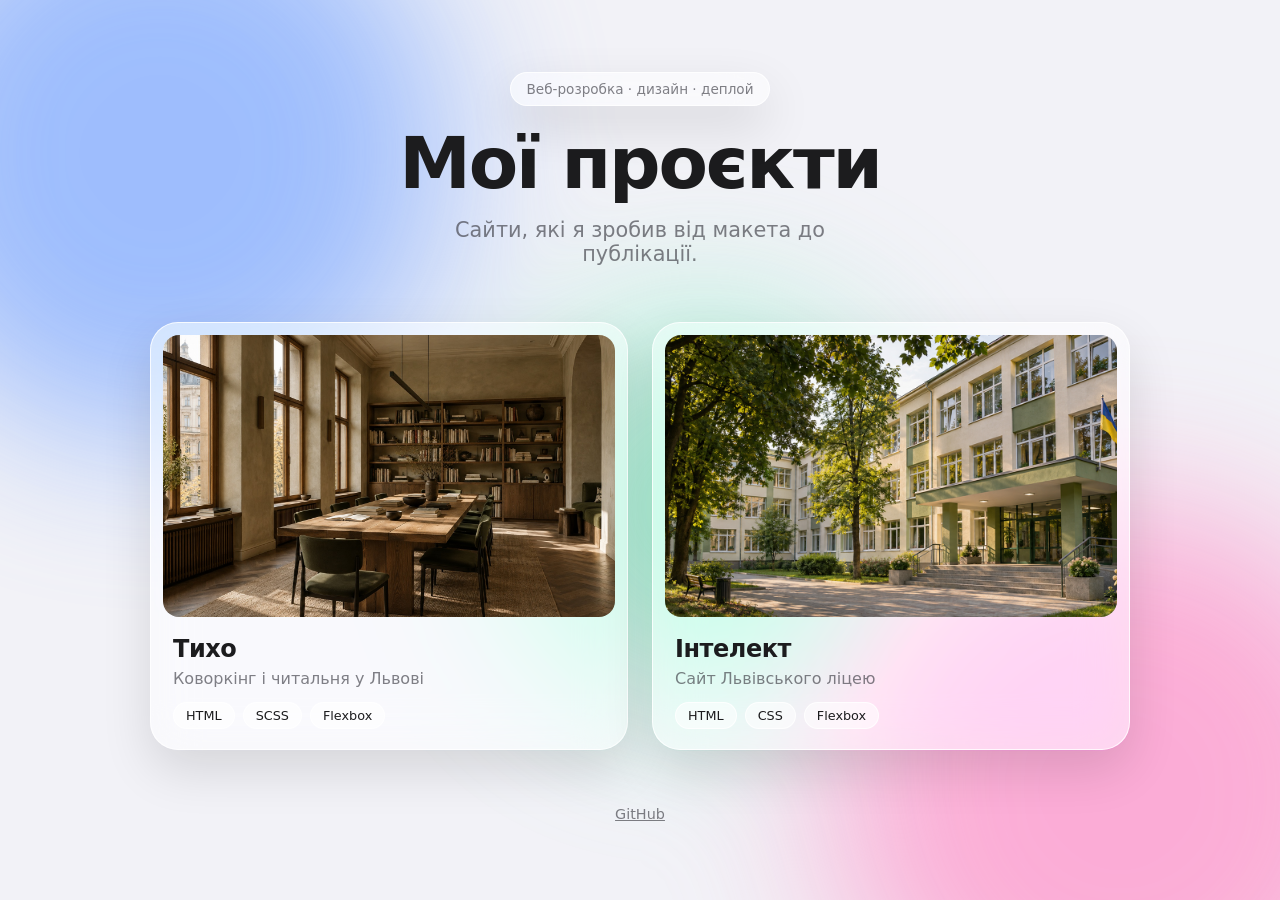
<file: index.html>
<!doctype html>
<html lang="uk">
  <head>
    <meta charset="UTF-8" />
    <meta name="viewport" content="width=device-width, initial-scale=1.0" />
    <title>Назар · Мої проєкти</title>
    <meta name="description" content="Сайти, які я зробив: верстка, дизайн, деплой." />
    <style>
      /* ===== 1. Кольори як змінні: світла тема за замовчуванням ===== */
      :root {
        color-scheme: light dark;
        --bg: #f2f2f7;               /* фон як в iOS */
        --text: #1c1c1e;
        --muted: rgba(60, 60, 67, 0.65);
        --glass: rgba(255, 255, 255, 0.55);        /* напівпрозора «скляна» заливка */
        --glass-border: rgba(255, 255, 255, 0.8);
        --shadow: 0 20px 50px rgba(0, 0, 0, 0.12);
        --blob-1: #7aa7ff;
        --blob-2: #ff8fc7;
        --blob-3: #8ef0c9;
        --radius: 28px;
      }

      /* ===== 2. Темна тема: просто перевизначаємо ті самі змінні ===== */
      @media (prefers-color-scheme: dark) {
        :root {
          --bg: #000;
          --text: #f5f5f7;
          --muted: rgba(235, 235, 245, 0.6);
          --glass: rgba(44, 44, 46, 0.45);
          --glass-border: rgba(255, 255, 255, 0.14);
          --shadow: 0 20px 60px rgba(0, 0, 0, 0.6);
          --blob-1: #2f5bff;
          --blob-2: #b0307a;
          --blob-3: #15a37a;
        }
      }

      * { box-sizing: border-box; }

      body {
        margin: 0;
        min-height: 100vh;
        font-family: -apple-system, BlinkMacSystemFont, "SF Pro Display", "Segoe UI", system-ui, sans-serif;
        background: var(--bg);
        color: var(--text);
        overflow-x: hidden;
        -webkit-font-smoothing: antialiased;
      }

      /* ===== 3. Кольорові плями позаду: саме їх «розмиває» скло ===== */
      .blobs {
        position: fixed;
        inset: 0;
        z-index: -1;
        filter: blur(80px);
        opacity: 0.7;
      }
      .blobs span {
        position: absolute;
        width: 45vmax;
        aspect-ratio: 1;
        border-radius: 50%;
        animation: float 18s ease-in-out infinite alternate;
      }
      .blobs span:nth-child(1) { background: var(--blob-1); top: -15%; left: -10%; }
      .blobs span:nth-child(2) { background: var(--blob-2); bottom: -20%; right: -10%; animation-delay: -6s; }
      .blobs span:nth-child(3) { background: var(--blob-3); top: 35%; left: 40%; width: 30vmax; animation-delay: -12s; }

      @keyframes float {
        to { transform: translate(8vw, 6vh) scale(1.15); }
      }

      /* ===== 4. Головне: «скло» = напівпрозорий фон + backdrop-filter ===== */
      .glass {
        background: var(--glass);
        backdrop-filter: blur(24px) saturate(180%);
        -webkit-backdrop-filter: blur(24px) saturate(180%); /* для Safari/iPhone */
        border: 1px solid var(--glass-border);
        border-radius: var(--radius);
        box-shadow: var(--shadow);
      }

      main {
        width: min(100% - 32px, 980px);
        margin: 0 auto;
        padding: 72px 0 48px;
      }

      /* ===== 5. Шапка ===== */
      header { text-align: center; margin-bottom: 56px; }

      .badge {
        display: inline-block;
        padding: 8px 16px;
        font-size: 0.85rem;
        color: var(--muted);
        border-radius: 999px;   /* «пігулка» */
        margin-bottom: 20px;
      }

      h1 {
        font-size: clamp(2.6rem, 7vw, 4.5rem);  /* розмір росте з шириною екрана */
        line-height: 1.05;
        letter-spacing: -0.03em;
        margin: 0 0 16px;
      }

      header p {
        font-size: clamp(1.05rem, 2.2vw, 1.3rem);
        color: var(--muted);
        margin: 0 auto;
        max-width: 34ch;
      }

      /* ===== 6. Сітка карток: на телефоні 1 колонка, на компі 2 ===== */
      .grid {
        list-style: none;
        padding: 0;
        margin: 0;
        display: grid;
        grid-template-columns: repeat(auto-fit, minmax(min(100%, 380px), 1fr));
        gap: 24px;
      }

      .card {
        display: block;
        padding: 12px;
        color: inherit;
        text-decoration: none;
        transition: transform 0.35s cubic-bezier(0.2, 0.8, 0.2, 1), box-shadow 0.35s;
      }
      .card:hover,
      .card:focus-visible {
        transform: translateY(-6px) scale(1.01);
        box-shadow: 0 30px 70px rgba(0, 0, 0, 0.2);
      }
      .card:focus-visible { outline: 3px solid var(--blob-1); outline-offset: 4px; }

      .card img {
        display: block;
        width: 100%;
        aspect-ratio: 16 / 10;
        object-fit: cover;
        border-radius: calc(var(--radius) - 12px); /* внутрішній радіус = зовнішній − відступ */
        transition: transform 0.6s;
      }
      .card:hover img { transform: scale(1.02); }

      .card-body { padding: 18px 10px 8px; }
      .card h2 { font-size: 1.5rem; letter-spacing: -0.02em; margin: 0 0 6px; }
      .card p { margin: 0 0 14px; color: var(--muted); }

      .tags { display: flex; flex-wrap: wrap; gap: 8px; }
      .tags span {
        font-size: 0.8rem;
        padding: 5px 12px;
        border-radius: 999px;
        background: var(--glass);
        border: 1px solid var(--glass-border);
      }

      footer {
        text-align: center;
        color: var(--muted);
        font-size: 0.9rem;
        margin-top: 56px;
      }
      footer a { color: inherit; }

      /* Людям, яким рух заважає, вимикаємо анімації */
      @media (prefers-reduced-motion: reduce) {
        .blobs span { animation: none; }
        .card, .card img { transition: none; }
      }
    </style>
  </head>
  <body>
    <div class="blobs" aria-hidden="true"><span></span><span></span><span></span></div>

    <main>
      <header>
        <span class="badge glass">Веб-розробка · дизайн · деплой</span>
        <h1>Мої проєкти</h1>
        <p>Сайти, які я зробив від макета до публікації.</p>
      </header>

      <ul class="grid">
        <li>
          <a class="card glass" href="tyho/">
            <img src="tyho/tyho.images/tykho-workspace.jpg" alt="Простір коворкінгу «Тихо»" loading="lazy" />
            <div class="card-body">
              <h2>Тихо</h2>
              <p>Коворкінг і читальня у Львові</p>
              <div class="tags"><span>HTML</span><span>SCSS</span><span>Flexbox</span></div>
            </div>
          </a>
        </li>
        <li>
          <a class="card glass" href="licey/">
            <img src="licey/School.images/hero.jpg" alt="Будівля ліцею «Інтелект»" loading="lazy" />
            <div class="card-body">
              <h2>Інтелект</h2>
              <p>Сайт Львівського ліцею</p>
              <div class="tags"><span>HTML</span><span>CSS</span><span>Flexbox</span></div>
            </div>
          </a>
        </li>
      </ul>

      <footer>
        <a href="https://github.com/teodorovychnazar199823-glitch">GitHub</a>
      </footer>
    </main>
  </body>
</html>
</file>
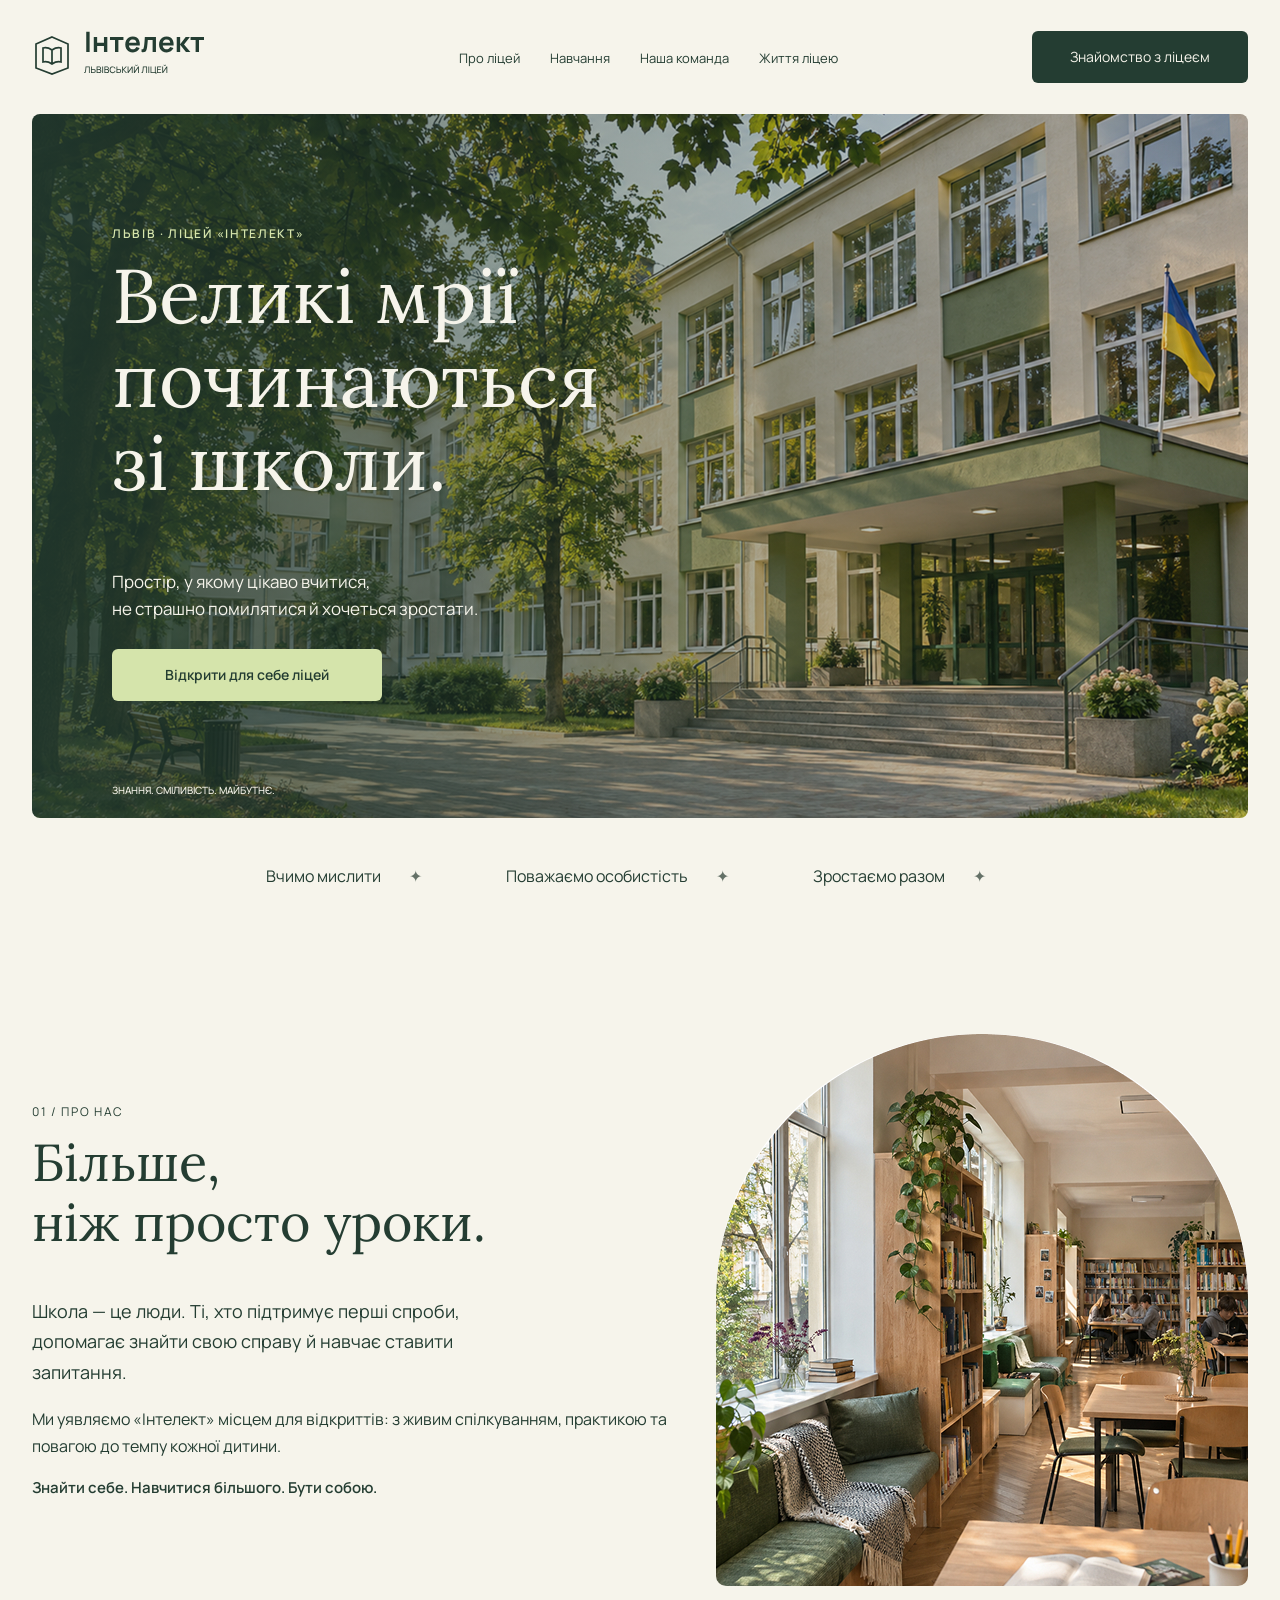
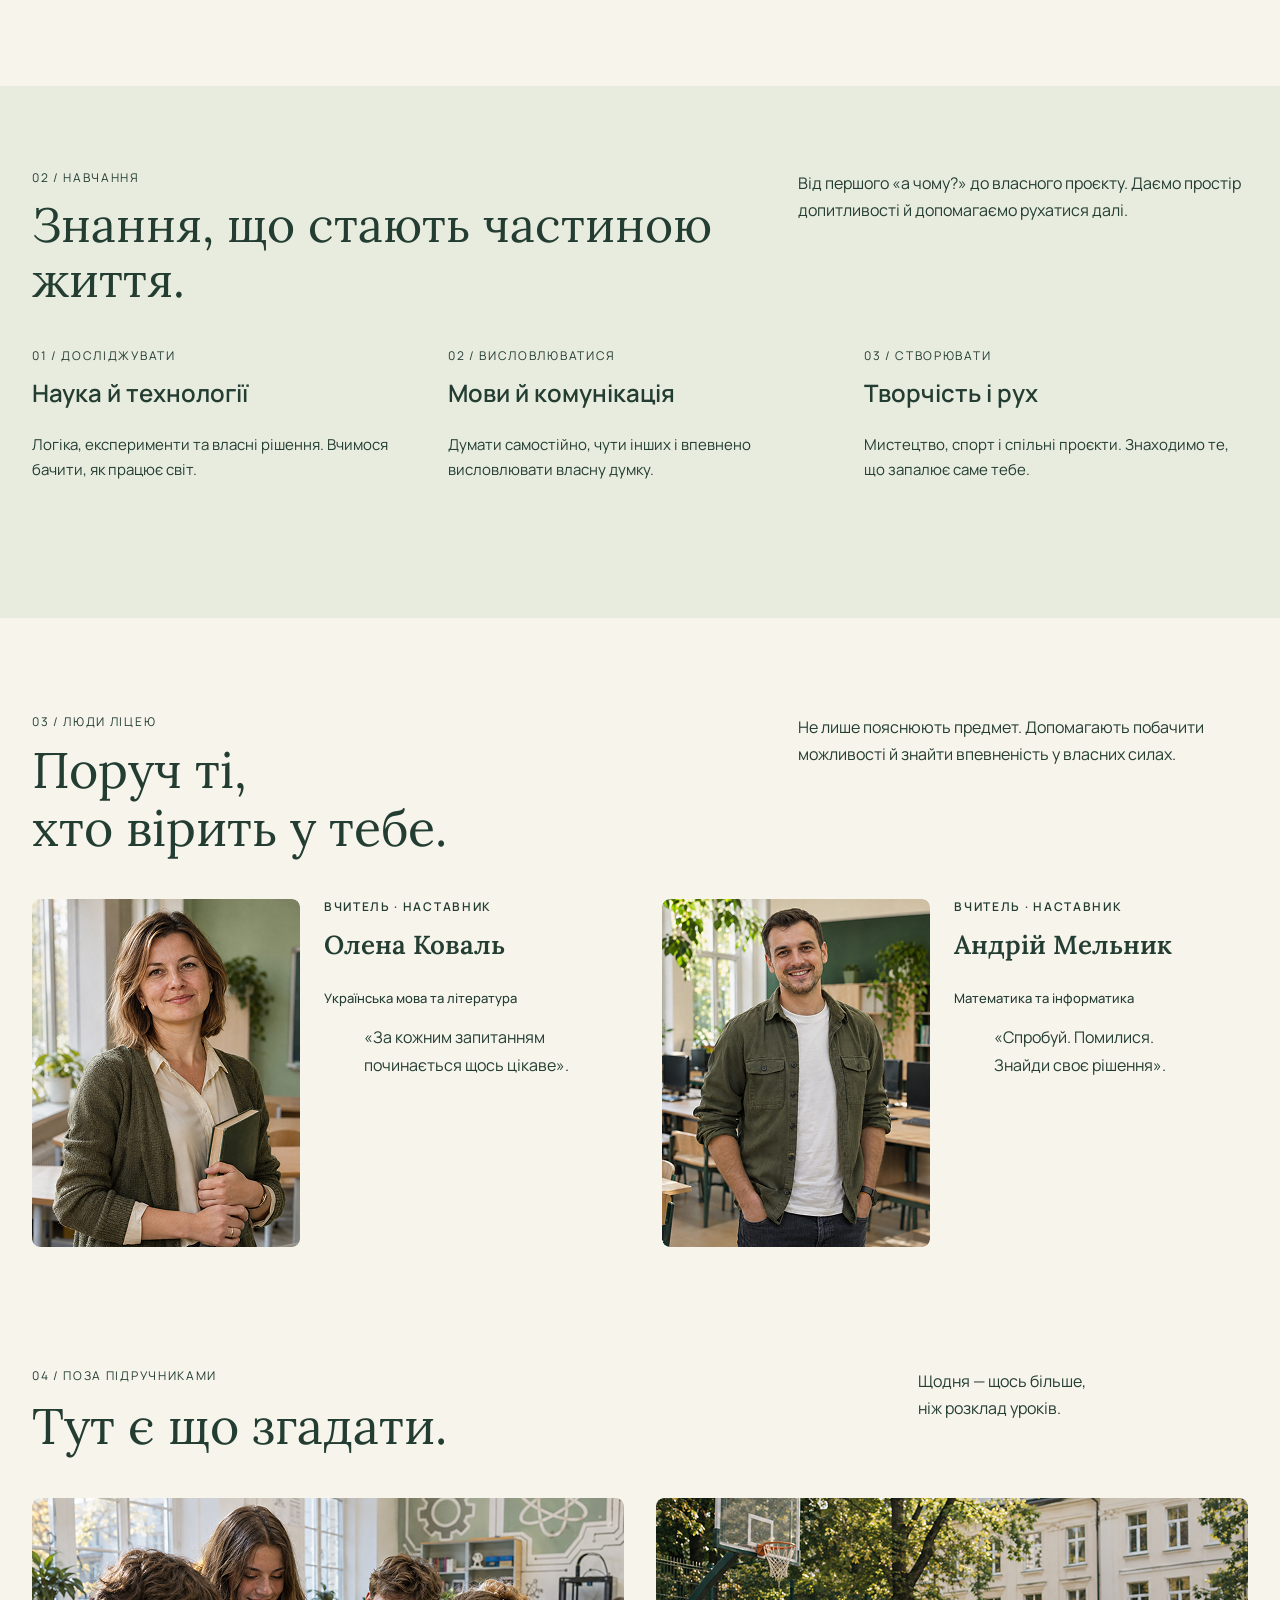
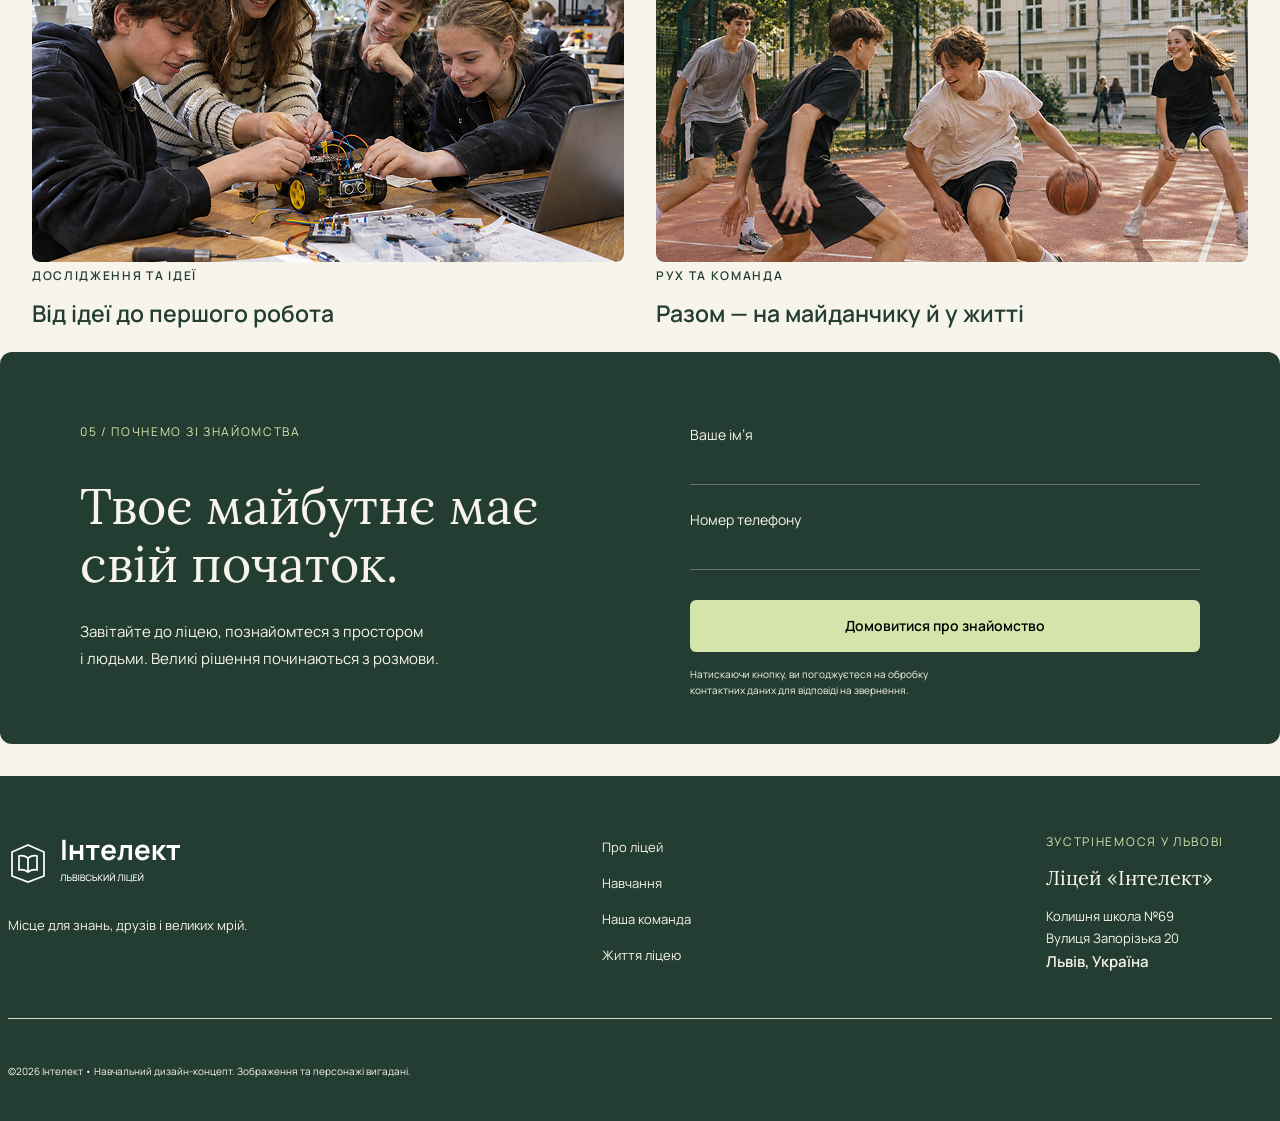
<file: licey/index.html>
<!doctype html>
<html lang="uk">
  <head>
    <meta charset="UTF-8" />
    <meta name="viewport" content="width=device-width, initial-scale=1.0" />
    <title>Інтелект - Львівський Ліцей</title>
    <!-- Fonts -->
    <link rel="preconnect" href="https://fonts.googleapis.com" />
    <link rel="preconnect" href="https://fonts.gstatic.com" crossorigin />
    <link
      href="https://fonts.googleapis.com/css2?family=Lora:ital,wght@0,400..700;1,400..700&family=Manrope:wght@200..800&display=swap"
      rel="stylesheet"
    />
    <!-- Styles -->
    <link rel="stylesheet" href="styles.css" />
  </head>
  <body>
    <header>
      <div class="container header-container">
        <a href="#top">
          <img
            class="header-logo"
            src="School.images/intelekt-logo.svg"
            alt="Ліцей «Інтелект» — на початок сторінки"
          />
        </a>
        <nav>
          <ul class="header-list-container">
            <li><a href="#about-section">Про ліцей</a></li>
            <li><a href="#study-section">Навчання</a></li>
            <li><a href="#team-section">Наша команда</a></li>
            <li><a href="#life-section">Життя ліцею</a></li>
          </ul>
        </nav>
        <a class="header-button" href="#meet-section">Знайомство з ліцеєм</a>
      </div>
    </header>

    <main>
      <section class="hero-section">
        <div class="container hero">
          <div class="hero-position">
            <p class="hero-address-text">ЛЬВІВ · ЛІЦЕЙ «ІНТЕЛЕКТ»</p>
            <h1 class="hero-title">Великі мрії починаються зі школи.</h1>
            <p class="hero-about-text">
              Простір, у якому цікаво вчитися,<br />
              не страшно помилятися й хочеться зростати.
            </p>
            <a class="hero-section-button" href="#meet-section">
              Відкрити для себе ліцей
            </a>
            <p class="last-hero-text">ЗНАННЯ. СМІЛИВІСТЬ. МАЙБУТНЄ.</p>
          </div>
        </div>
      </section>

      <section class="secondary-hidden-section">
        <div class="container">
          <h2 class="visually-hidden">Що ми робимо?</h2>
          <ul class="values-list">
            <li class="values-list-items">Вчимо мислити</li>
            <li class="values-list-items">Поважаємо особистість</li>
            <li class="values-list-items">Зростаємо разом</li>
          </ul>
        </div>
      </section>

      <section id="about-section">
        <div class="container about">
          <div class="about-section-text">
            <p class="paragraph">01 / ПРО НАС</p>
            <h2 class="about-header">
              Більше,<br />
              ніж просто уроки.
            </h2>
            <p class="about-text-school">
              Школа — це люди. Ті, хто підтримує перші спроби, допомагає знайти
              свою справу й навчає ставити запитання.
            </p>
            <p class="second-paragraph">
              Ми уявляємо «Інтелект» місцем для відкриттів: з живим
              спілкуванням, практикою та повагою до темпу кожної дитини.
            </p>
            <p class="about-text-school find">
              Знайти себе. Навчитися більшого. Бути собою.
            </p>
          </div>
          <img
            class="about-image"
            src="School.images/about.jpg"
            alt="Бібліотека школи з рослинами"
          />
        </div>
      </section>

      <section id="study-section" class="study">
        <div class="container">
          <div class="section-head">
            <div class="section-head-title">
              <p class="paragraph">02 / НАВЧАННЯ</p>
              <h2 class="study-header">Знання, що стають частиною життя.</h2>
            </div>
            <p class="second-paragraph section-head-text">
              Від першого «а чому?» до власного проєкту. Даємо простір
              допитливості й допомагаємо рухатися далі.
            </p>
          </div>
          <ol class="study-ol">
            <li>
              <p class="paragraph">01 / ДОСЛІДЖУВАТИ</p>
              <h3 class="study-second-header">Наука й технології</h3>
              <p class="study-about-text">
                Логіка, експерименти та власні рішення. Вчимося бачити, як
                працює світ.
              </p>
            </li>
            <li>
              <p class="paragraph">02 / ВИСЛОВЛЮВАТИСЯ</p>
              <h3 class="study-second-header">Мови й комунікація</h3>
              <p class="study-about-text">
                Думати самостійно, чути інших і впевнено висловлювати власну
                думку.
              </p>
            </li>
            <li>
              <p class="paragraph">03 / СТВОРЮВАТИ</p>
              <h3 class="study-second-header">Творчість і рух</h3>
              <p class="study-about-text">
                Мистецтво, спорт і спільні проєкти. Знаходимо те, що запалює
                саме тебе.
              </p>
            </li>
          </ol>
        </div>
      </section>

      <section id="team-section">
        <div class="container team">
          <div class="section-head">
            <div class="section-head-title">
              <p class="paragraph">03 / ЛЮДИ ЛІЦЕЮ</p>
              <h2 class="team-header">
                Поруч ті,<br />
                хто вірить у тебе.
              </h2>
            </div>
            <p class="second-paragraph section-head-text">
              Не лише пояснюють предмет. Допомагають побачити можливості й
              знайти впевненість у власних силах.
            </p>
          </div>
          <ul class="team-section-cards">
            <li class="team-section-cards-text">
              <img
                class="team-photo"
                src="School.images/teacher1.jpg"
                alt="Жінка вчителька з підручником в руках"
              />
              <div>
                <p class="team-about">ВЧИТЕЛЬ · НАСТАВНИК</p>
                <h3 class="team-name">Олена Коваль</h3>
                <p class="team-subject">Українська мова та література</p>
                <blockquote>
                  <p class="team-blockquote">
                    «За кожним запитанням починається щось цікаве».
                  </p>
                </blockquote>
              </div>
            </li>
            <li class="team-section-cards-text">
              <img
                class="team-photo"
                src="School.images/teacher2.jpg"
                alt="Чоловік вчитель в зеленій кофті"
              />
              <div>
                <p class="team-about">ВЧИТЕЛЬ · НАСТАВНИК</p>
                <h3 class="team-name">Андрій Мельник</h3>
                <p class="team-subject">Математика та інформатика</p>
                <blockquote>
                  <p class="team-blockquote">
                    «Спробуй. Помилися. Знайди своє рішення».
                  </p>
                </blockquote>
              </div>
            </li>
          </ul>
        </div>
      </section>

      <section id="life-section">
        <div class="container">
          <div class="section-head">
            <div class="section-head-title">
              <p class="paragraph">04 / ПОЗА ПІДРУЧНИКАМИ</p>
              <h2 class="life-header">Тут є що згадати.</h2>
            </div>
            <p class="second-paragraph section-head-text life-paragraph">
              Щодня — щось більше, ніж розклад уроків.
            </p>
          </div>
          <ul class="life-cards">
            <li>
              <img
                class="life-image"
                src="School.images/life.jpg"
                alt="Учні збирають робота"
              />
              <p class="life-card-header">ДОСЛІДЖЕННЯ ТА ІДЕЇ</p>
              <h3 class="life-card-main-header">Від ідеї до першого робота</h3>
            </li>
            <li>
              <img
                class="life-image"
                src="School.images/sport.jpg"
                alt="Учні грають в баскетбол"
              />
              <p class="life-card-header">РУХ ТА КОМАНДА</p>
              <h3 class="life-card-main-header">
                Разом — на майданчику й у житті
              </h3>
            </li>
          </ul>
        </div>
      </section>

      <section id="meet-section">
        <div class="main-meet-flex">
          <div class="meet-container">
            <p class="paragraph lime">05 / ПОЧНЕМО ЗІ ЗНАЙОМСТВА</p>
            <h2 class="meet-header">Твоє майбутнє має свій початок.</h2>
            <p class="meet-paragraph">
              Завітайте до ліцею, познайомтеся з простором <br />і людьми.
              Великі рішення починаються з розмови.
            </p>
          </div>
          <form class="form-meet" caaction="#">
            <label class="input-text" for="name">Ваше ім’я</label>
            <input
              class="meet-input"
              type="text"
              id="name"
              name="name"
              autocomplete="name"
              required
            />
            <label class="input-text" for="phone">Номер телефону</label>
            <input
              class="meet-input"
              type="tel"
              id="phone"
              name="phone"
              autocomplete="tel"
              required
            />
            <button class="meet-button" type="submit">
              Домовитися про знайомство
            </button>
            <p class="meet-last-paragraph">
              Натискаючи кнопку, ви погоджуєтеся на обробку контактних даних для
              відповіді на звернення.
            </p>
          </form>
        </div>
      </section>
    </main>

    <footer class="footer-container">
      <div class="footer-second-container">
        <div class="footer-flex">
          <div>
            <a href="#top">
              <img
                src="School.images/intelekt-logo.svg"
                alt="Ліцей «Інтелект»"
              />
            </a>
            <p class="footer-text logo-text">
              Місце для знань, друзів і великих мрій.
            </p>
          </div>
          <nav>
            <ul class="footer-list-container">
              <li>
                <a class="footer-list-items" href="#about-section">Про ліцей</a>
              </li>
              <li>
                <a class="footer-list-items" href="#study-section">Навчання</a>
              </li>
              <li>
                <a class="footer-list-items" href="#team-section"
                  >Наша команда</a
                >
              </li>
              <li>
                <a class="footer-list-items" href="#life-section"
                  >Життя ліцею</a
                >
              </li>
            </ul>
          </nav>
          <div class="address-text">
            <p class="footer-meet">ЗУСТРІНЕМОСЯ У ЛЬВОВІ</p>
            <address class="adress-footer">
              <p class="footer-name">Ліцей «Інтелект»</p>
              <p class="footer-text">Колишня школа №69</p>
              <p class="footer-text">Вулиця Запорізька 20</p>
              <p class="footer-text city">Львів, Україна</p>
            </address>
          </div>
        </div>
        <p class="footer-border-text">
          &copy;2026 Інтелект • Навчальний дизайн-концепт. Зображення та
          персонажі вигадані.
        </p>
      </div>
    </footer>
  </body>
</html>
</file>
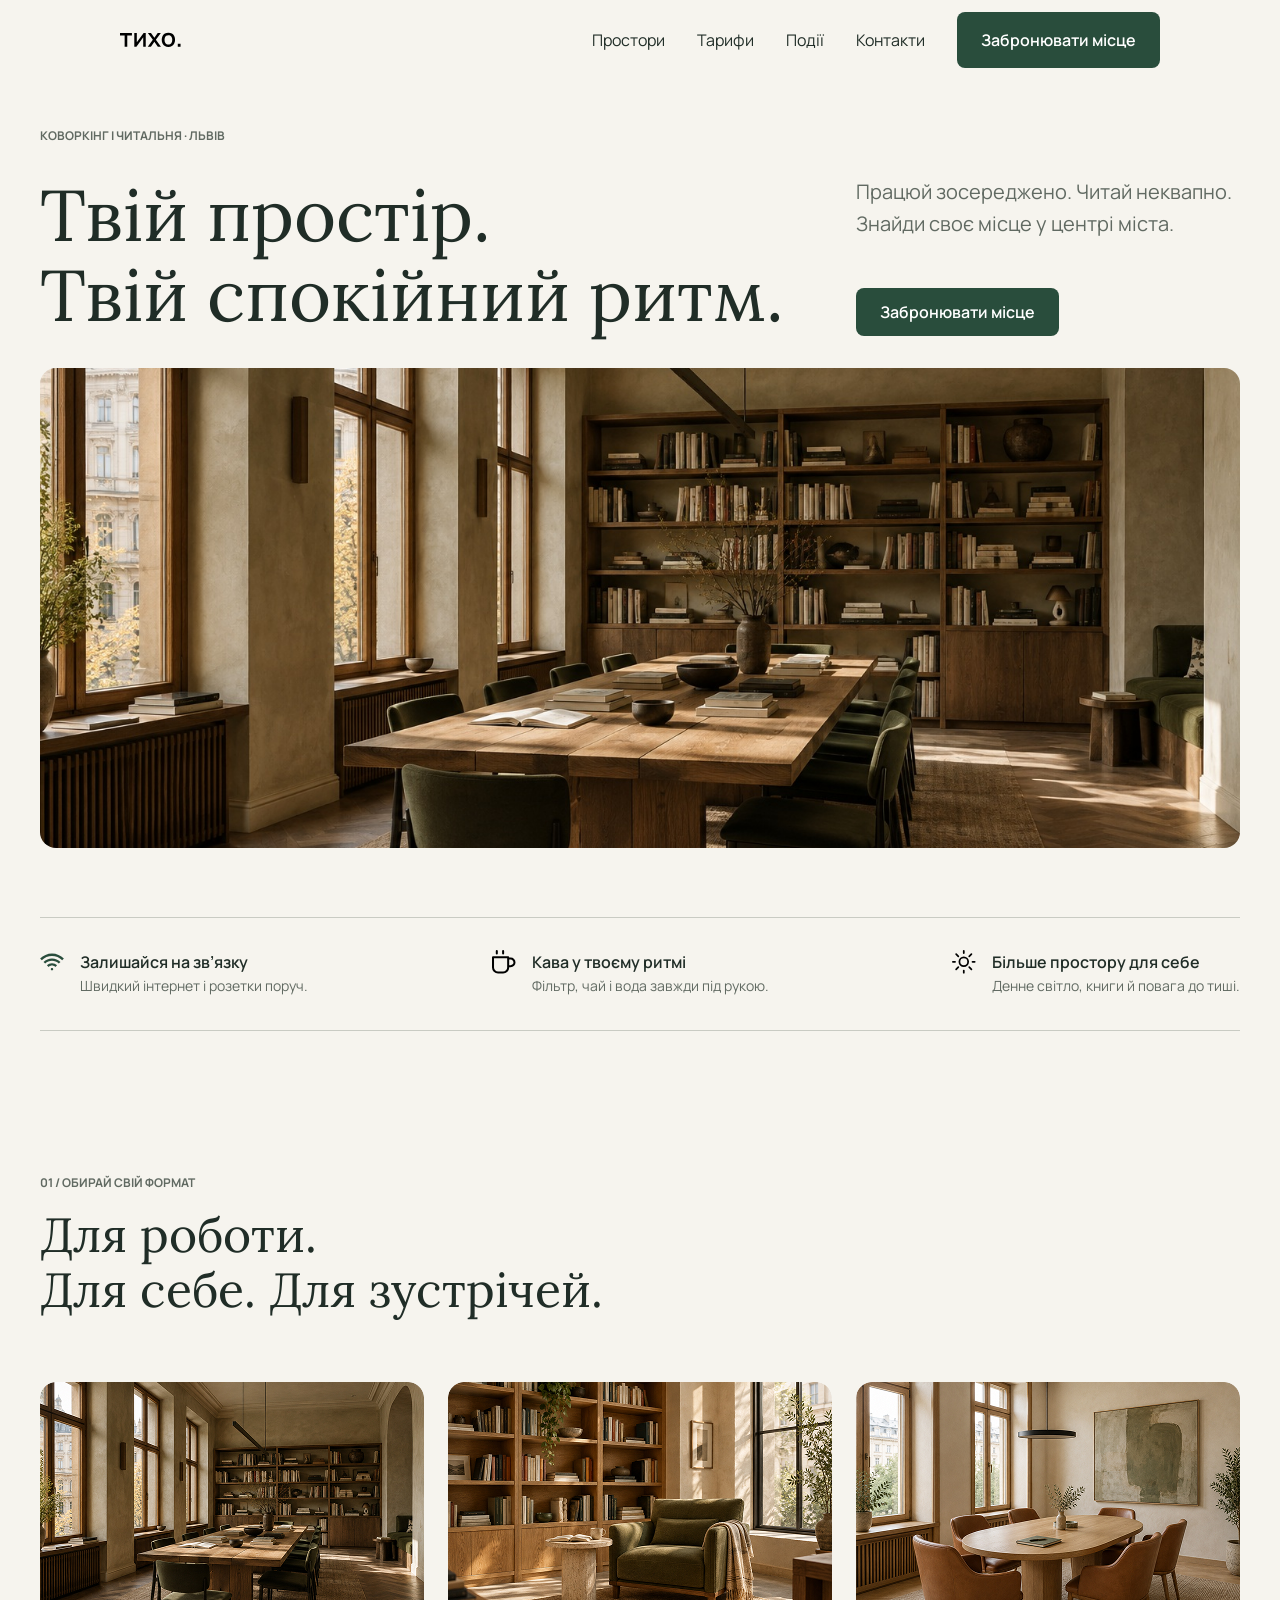
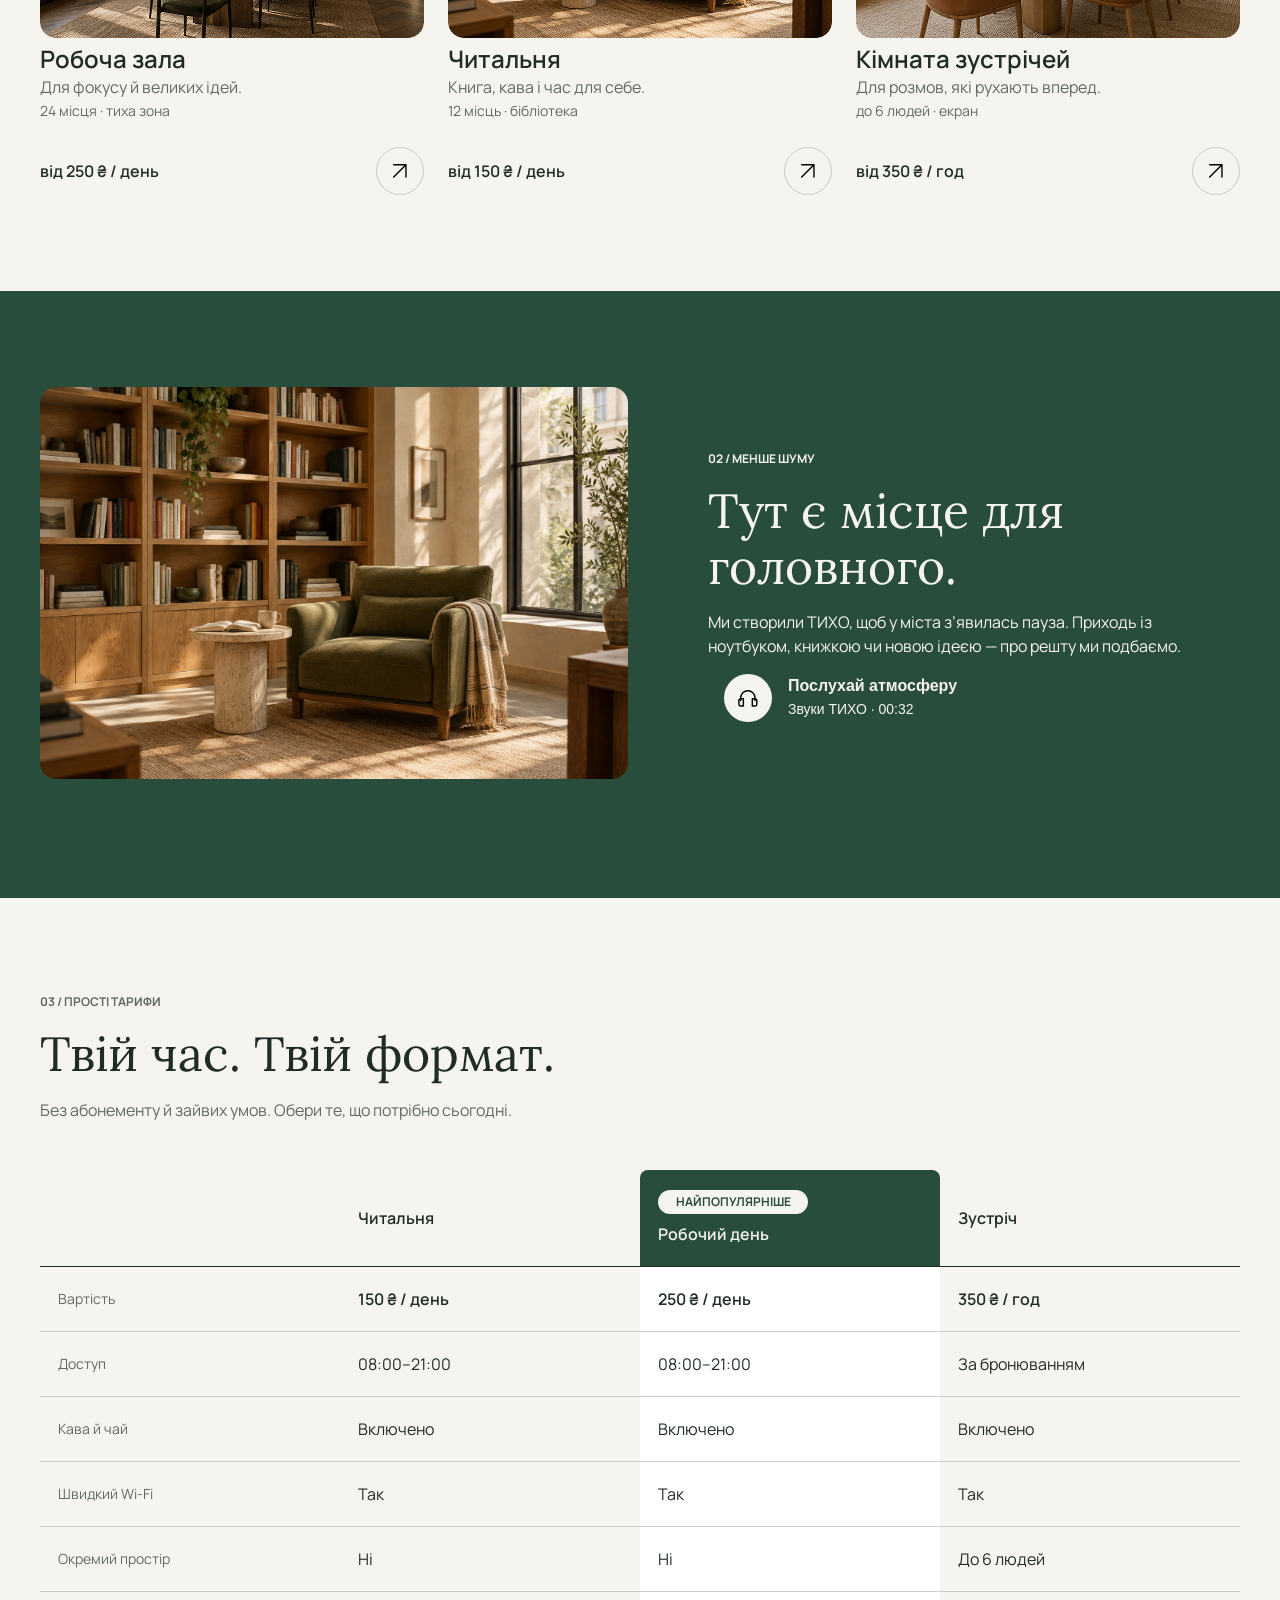
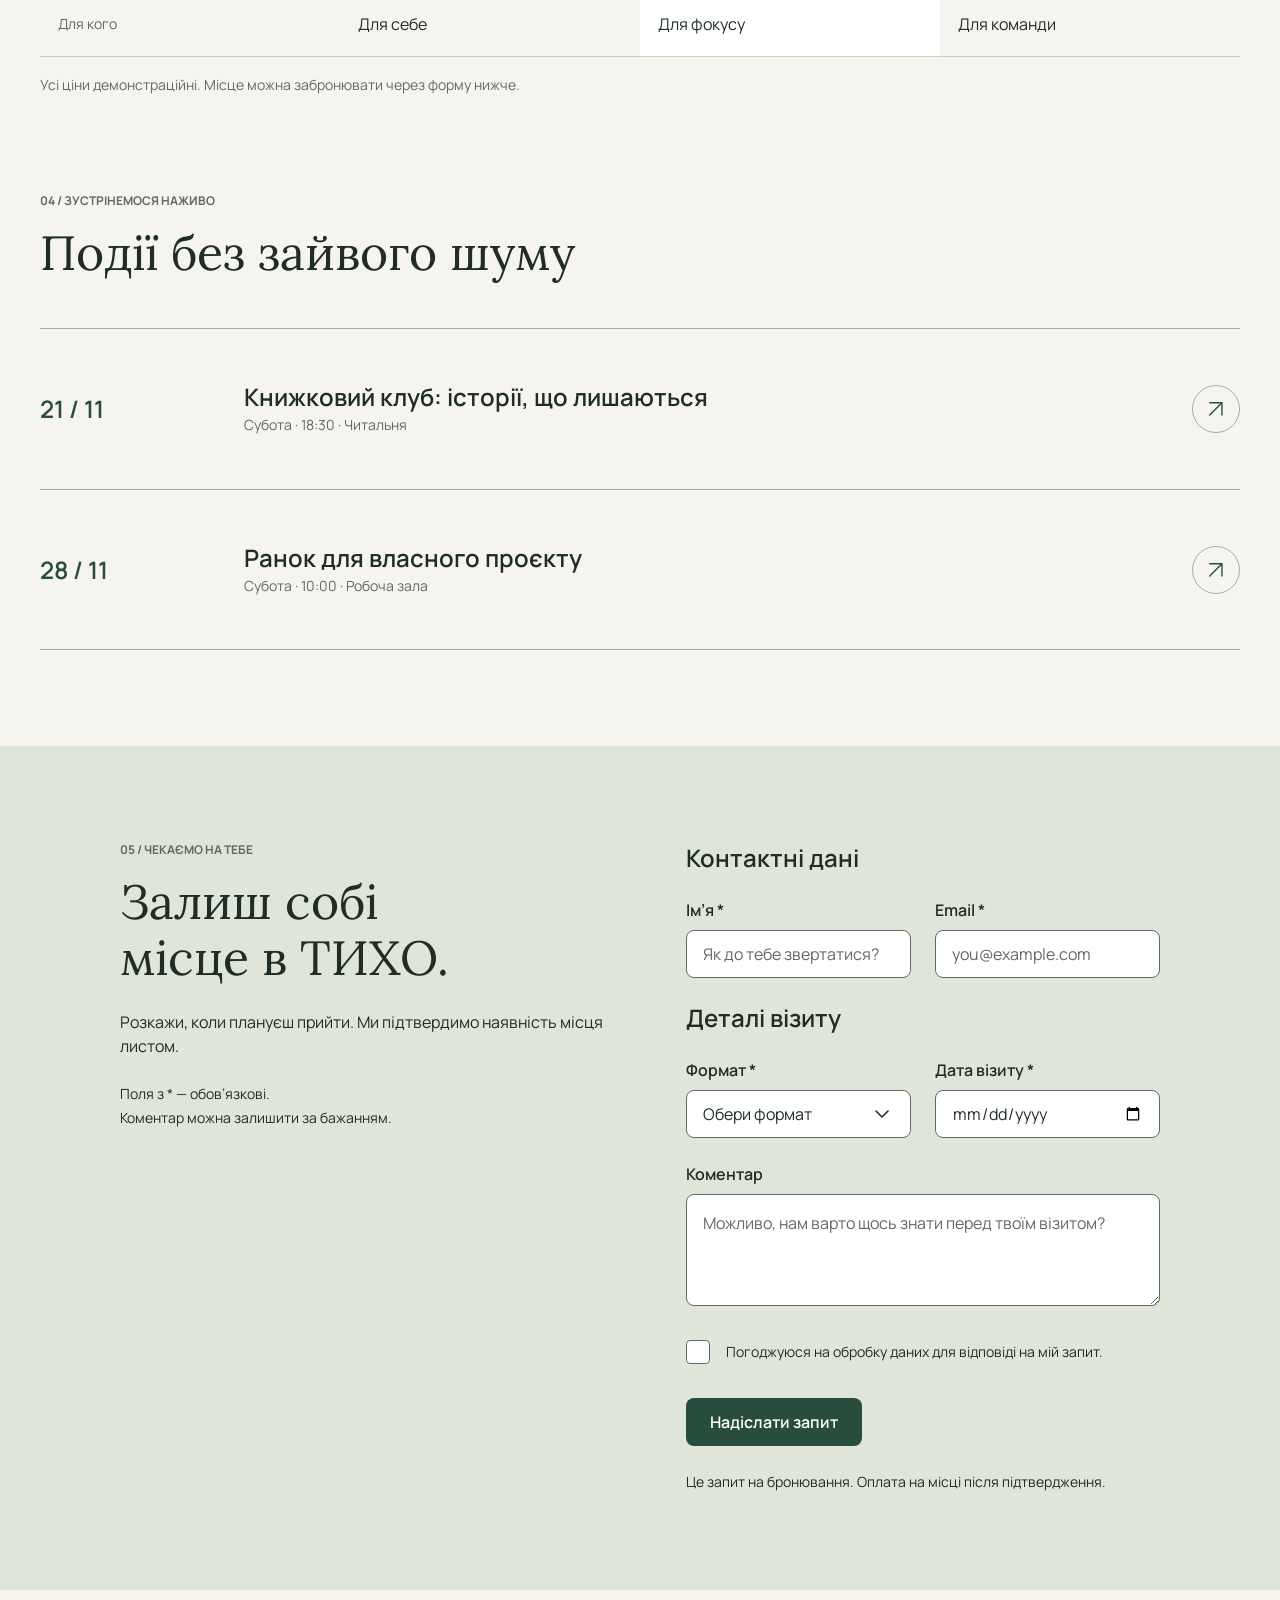
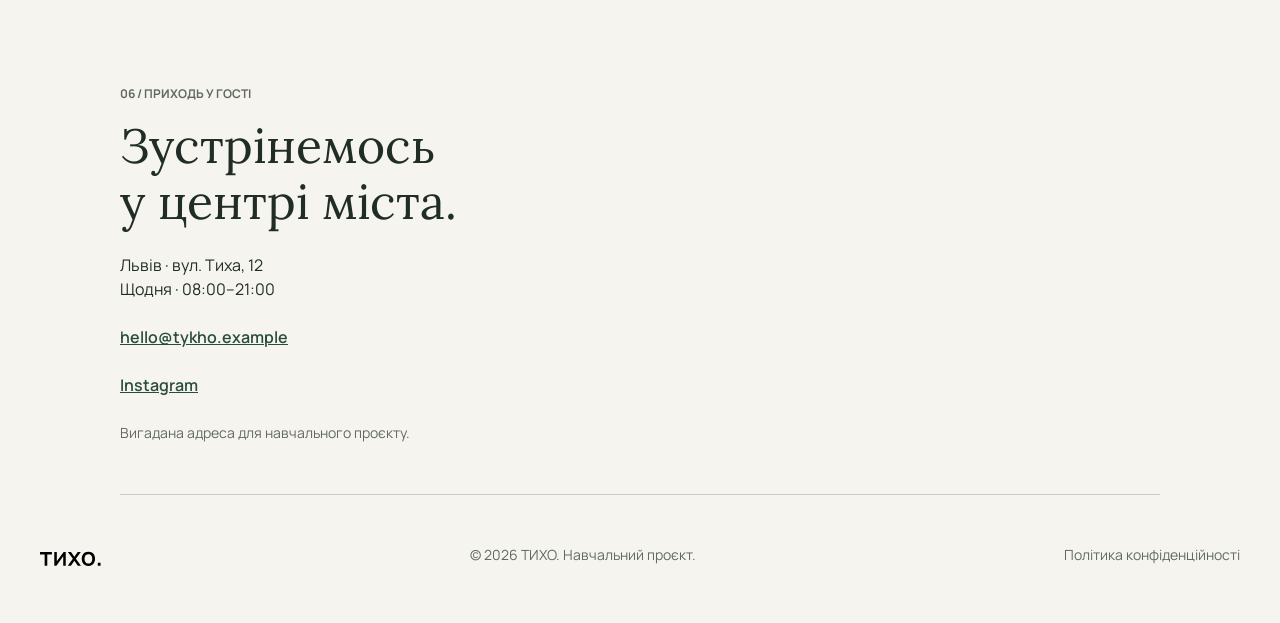
<file: tyho/index.html>
<!doctype html>
<html lang="uk">
  <head>
    <meta charset="UTF-8" />
    <meta name="viewport" content="width=device-width, initial-scale=1.0" />
    <title>Тихо</title>
    <link rel="preconnect" href="https://fonts.googleapis.com" />
    <link rel="preconnect" href="https://fonts.gstatic.com" crossorigin />
    <link
      href="https://fonts.googleapis.com/css2?family=Lora:ital,wght@0,400..700;1,400..700&family=Manrope:wght@200..800&display=swap"
      rel="stylesheet"
    />
    <link rel="stylesheet" href="css/main.css" />
  </head>
  <body>
    <header class="header">
      <div class="header__inner">
        <svg class="header__logo">
          <use href="icons.svg#icon-logo"></use>
        </svg>
        <div class="header__nav">
          <nav>
            <ul class="header__menu">
              <li><a class="header__link" href="#scenes">Простори</a></li>
              <li><a class="header__link" href="#pricing">Тарифи</a></li>
              <li><a class="header__link" href="#events">Події</a></li>
              <li><a class="header__link" href="#contacts">Контакти</a></li>
            </ul>
          </nav>
          <a class="button header__button" href="#booking">Забронювати місце</a>
        </div>
      </div>
    </header>
    <main>
      <section class="hero">
        <p class="eyebrow hero__eyebrow">Коворкінг і читальня · Львів</p>
        <div class="hero__inner">
          <h1 class="hero__title">Твій простір. <br />Твій спокійний ритм.</h1>
          <div class="hero__content">
            <p class="hero__text">
              Працюй зосереджено. Читай неквапно. Знайди своє місце у центрі
              міста.
            </p>
            <a class="button hero__button" href="#booking">Забронювати місце</a>
          </div>
        </div>
        <img
          class="hero__img"
          src="tyho.images/tykho-workspace.jpg"
          alt="Простір зі столом і книгами на фоні Львова"
        />
      </section>

      <section class="benefits">
        <h2 class="visually-hidden">Що ми пропонуємо?</h2>
        <ul class="benefits__list">
          <li class="benefits__card">
            <svg class="benefits__icon">
              <use href="icons.svg#icon-connection"></use>
            </svg>
            <div>
              <h3 class="benefits__subtitle">Залишайся на зв’язку</h3>
              <p class="benefits__desc">Швидкий інтернет і розетки поруч.</p>
            </div>
          </li>
          <li class="benefits__card">
            <svg class="benefits__icon">
              <use href="icons.svg#icon-coffee"></use>
            </svg>
            <div>
              <h3 class="benefits__subtitle">Кава у твоєму ритмі</h3>
              <p class="benefits__desc">Фільтр, чай і вода завжди під рукою.</p>
            </div>
          </li>
          <li class="benefits__card">
            <svg class="benefits__icon">
              <use href="icons.svg#icon-light"></use>
            </svg>
            <div>
              <h3 class="benefits__subtitle">Більше простору для себе</h3>
              <p class="benefits__desc">
                Денне світло, книги й повага до тиші.
              </p>
            </div>
          </li>
        </ul>
      </section>

      <section class="spaces" id="scenes">
        <p class="eyebrow">01 / Обирай свій формат</p>
        <h2 class="section-title">
          Для роботи. <br />Для себе. Для зустрічей.
        </h2>
        <ul class="spaces__list">
          <li>
            <div>
              <img
                class="spaces__img"
                src="tyho.images/working.jpg"
                alt="Робоча зала"
              />
              <h3 class="spaces__card-title">Робоча зала</h3>
              <p class="spaces__card-desc">Для фокусу й великих ідей.</p>
              <p class="spaces__card-places">24 місця · тиха зона</p>
              <div class="spaces__card-container">
                <p class="spaces__card-price">від 250 ₴ / день</p>
                <span class="spaces__icon-wrap">
                  <svg class="spaces__icon">
                    <use href="icons.svg#icon-arrow"></use>
                  </svg>
                </span>
              </div>
            </div>
          </li>
          <li>
            <div>
              <img
                class="spaces__img"
                src="tyho.images/reading.jpg"
                alt="Читальня"
              />
              <h3 class="spaces__card-title">Читальня</h3>
              <p class="spaces__card-desc">Книга, кава і час для себе.</p>
              <p class="spaces__card-places">12 місць · бібліотека</p>
              <div class="spaces__card-container">
                <p class="spaces__card-price">від 150 ₴ / день</p>
                <span class="spaces__icon-wrap">
                  <svg class="spaces__icon">
                    <use href="icons.svg#icon-arrow"></use>
                  </svg>
                </span>
              </div>
            </div>
          </li>
          <li>
            <div>
              <img
                class="spaces__img"
                src="tyho.images/meeting.jpg"
                alt="Кімната зустрічей"
              />
              <h3 class="spaces__card-title">Кімната зустрічей</h3>
              <p class="spaces__card-desc">Для розмов, які рухають вперед.</p>
              <p class="spaces__card-places">до 6 людей · екран</p>
              <div class="spaces__card-container">
                <p class="spaces__card-price">від 350 ₴ / год</p>
                <span class="spaces__icon-wrap">
                  <svg class="spaces__icon">
                    <use href="icons.svg#icon-arrow"></use>
                  </svg>
                </span>
              </div>
            </div>
          </li>
        </ul>
      </section>

      <section class="about">
        <div class="about__inner">
          <div>
            <img
              class="about__img"
              src="tyho.images/tykho-reading.jpg"
              alt=""
            />
          </div>
          <div class="about__content">
            <p class="eyebrow about__eyebrow">02 / Менше шуму</p>
            <h2 class="section-title about__title">
              Тут є місце для головного.
            </h2>
            <p class="about__text">
              Ми створили ТИХО, щоб у міста з’явилась пауза. Приходь із <br />
              ноутбуком, книжкою чи новою ідеєю — про решту ми подбаємо.
            </p>
            <button class="about__player">
              <span class="about__icon-wrap">
                <svg class="about__icon">
                  <use href="icons.svg#icon-headphones"></use>
                </svg>
              </span>
              <span class="about__player-content">
                <span class="about__player-title">Послухай атмосферу</span>
                <span class="about__player-time">Звуки ТИХО · 00:32</span>
              </span>
            </button>
          </div>
        </div>
      </section>

      <section class="pricing" id="pricing">
        <p class="eyebrow">03 / Прості тарифи</p>
        <h2 class="section-title">Твій час. Твій формат.</h2>
        <p class="pricing__text">
          Без абонементу й зайвих умов. Обери те, що потрібно сьогодні.
        </p>
        <table class="pricing__table">
          <thead>
            <tr>
              <th></th>
              <th scope="col">Читальня</th>
              <th scope="col" class="pricing__head pricing__head--featured">
                <p class="pricing__badge">Найпопулярніше</p>
                Робочий день
              </th>
              <th scope="col">Зустріч</th>
            </tr>
          </thead>
          <tbody>
            <tr>
              <th>Вартість</th>
              <td class="pricing__cell pricing__cell--price">150 ₴ / день</td>
              <td
                class="pricing__cell pricing__cell--price pricing__cell--featured"
              >
                250 ₴ / день
              </td>
              <td class="pricing__cell pricing__cell--price">350 ₴ / год</td>
            </tr>
            <tr>
              <th>Доступ</th>
              <td>08:00–21:00</td>
              <td class="pricing__cell pricing__cell--featured">08:00–21:00</td>
              <td>За бронюванням</td>
            </tr>
            <tr>
              <th>Кава й чай</th>
              <td>Включено</td>
              <td class="pricing__cell pricing__cell--featured">Включено</td>
              <td>Включено</td>
            </tr>
            <tr>
              <th>Швидкий Wi-Fi</th>
              <td>Так</td>
              <td class="pricing__cell pricing__cell--featured">Так</td>
              <td>Так</td>
            </tr>
            <tr>
              <th>Окремий простір</th>
              <td>Ні</td>
              <td class="pricing__cell pricing__cell--featured">Ні</td>
              <td>До 6 людей</td>
            </tr>
            <tr>
              <th>Для кого</th>
              <td>Для себе</td>
              <td class="pricing__cell pricing__cell--featured">Для фокусу</td>
              <td>Для команди</td>
            </tr>
          </tbody>
        </table>
        <p class="pricing__note">
          Усі ціни демонстраційні. Місце можна забронювати через форму нижче.
        </p>
      </section>

      <section class="events" id="events">
        <p class="eyebrow">04 / Зустрінемося наживо</p>
        <h2 class="section-title">Події без зайвого шуму</h2>
        <ul class="events__list">
          <li class="events__item">
            <p class="events__date">21 / 11</p>
            <div class="events__content">
              <h3 class="events__subtitle">
                Книжковий клуб: історії, що лишаються
              </h3>
              <p class="events__text">Субота · 18:30 · Читальня</p>
            </div>
            <span class="events__icon-wrap">
              <svg class="events__icon">
                <use href="icons.svg#icon-arrow"></use>
              </svg>
            </span>
          </li>

          <li class="events__item events__item--last">
            <p class="events__date">28 / 11</p>
            <div class="events__content">
              <h3 class="events__subtitle">Ранок для власного проєкту</h3>
              <p class="events__text">Субота · 10:00 · Робоча зала</p>
            </div>
            <span class="events__icon-wrap">
              <svg class="events__icon">
                <use href="icons.svg#icon-arrow"></use>
              </svg>
            </span>
          </li>
        </ul>
      </section>

      <section class="contact" id="booking">
        <div class="contact__container">
          <div class="contact__intro">
            <p class="eyebrow">05 / Чекаємо на тебе</p>
            <h2 class="section-title">
              Залиш собі <br />
              місце в ТИХО.
            </h2>
            <p class="contact__desc">
              Розкажи, коли плануєш прийти. Ми підтвердимо наявність місця
              листом.
            </p>
            <p class="contact__note">
              Поля з * — обов’язкові. <br />
              Коментар можна залишити за бажанням.
            </p>
          </div>

          <form class="contact__form" action="#" method="post">
            <fieldset class="contact__fieldset">
              <legend class="contact__legend">Контактні дані</legend>
              <div class="contact__row">
                <div class="contact__field">
                  <label class="contact__label" for="name">Ім’я *</label>
                  <input
                    class="contact__input"
                    type="text"
                    id="name"
                    name="name"
                    placeholder="Як до тебе звертатися?"
                    required
                  />
                </div>
                <div class="contact__field">
                  <label class="contact__label" for="email">Email *</label>
                  <input
                    class="contact__input"
                    type="email"
                    id="email"
                    name="email"
                    placeholder="you@example.com"
                    required
                  />
                </div>
              </div>
            </fieldset>

            <fieldset class="contact__fieldset">
              <legend class="contact__legend">Деталі візиту</legend>
              <div class="contact__row">
                <div class="contact__field">
                  <label class="contact__label" for="format">Формат *</label>
                  <select
                    class="contact__input contact__select"
                    id="format"
                    name="format"
                    required
                  >
                    <option value="" disabled selected>Обери формат</option>
                    <option value="reading">Читальня</option>
                    <option value="work">Робоча зала</option>
                    <option value="meeting">Переговорна</option>
                  </select>
                </div>
                <div class="contact__field">
                  <label class="contact__label" for="date">Дата візиту *</label>
                  <input
                    class="contact__input"
                    type="date"
                    id="date"
                    name="date"
                    required
                  />
                </div>
              </div>
              <div class="contact__field contact__field--comment">
                <label class="contact__label" for="comment">Коментар</label>
                <textarea
                  class="contact__input contact__textarea"
                  id="comment"
                  name="comment"
                  placeholder="Можливо, нам варто щось знати перед твоїм візитом?"
                ></textarea>
              </div>
            </fieldset>

            <div class="contact__agree">
              <input
                class="contact__checkbox"
                type="checkbox"
                id="agree"
                name="agree"
                required
              />
              <label class="contact__agree-text" for="agree">
                Погоджуюся на обробку даних для відповіді на мій запит.
              </label>
            </div>

            <button class="button contact__button" type="submit">
              Надіслати запит
            </button>

            <p class="contact__note">
              Це запит на бронювання. Оплата на місці після підтвердження.
            </p>
          </form>
        </div>
      </section>

      <section class="address" id="contacts">
        <div class="address__container">
          <div class="address__text">
            <p class="eyebrow">06 / Приходь у гості</p>
            <h2 class="section-title">
              Зустрінемось <br />
              у центрі міста.
            </h2>
            <p class="address__address">
              Львів · вул. Тиха, 12 <br />
              Щодня · 08:00–21:00
            </p>
            <address class="address__social">
              <a class="address__link" href="mailto:hello@tykho.example"
                >hello@tykho.example</a
              >
              <a class="address__link" href="#">Instagram</a>
            </address>
            <p class="address__note">
              Вигадана адреса для навчального проєкту.
            </p>
          </div>
          <iframe
            class="address__map"
            src="https://www.google.com/maps/embed?pb=!1m18!1m12!1m3!1d1081.9146364683318!2d24.00746016285818!3d49.83792590917448!2m3!1f0!2f0!3f0!3m2!1i1024!2i768!4f13.1!3m3!1m2!1s0x473add786fc71d81%3A0x15ca46d145546194!2z0KHRlNC70LvQvg!5e0!3m2!1suk!2sat!4v1794591286283!5m2!1suk!2sat"
            width="600"
            height="450"
            style="border: 0"
            allowfullscreen=""
            loading="lazy"
            referrerpolicy="strict-origin-when-cross-origin"
          ></iframe>
        </div>
      </section>
    </main>

    <footer class="footer">
      <svg class="footer__logo">
        <use href="icons.svg#icon-logo"></use>
      </svg>
      <p class="footer__copyright">&copy; 2026 ТИХО. Навчальний проєкт.</p>
      <a class="footer__link" href="#">Політика конфіденційності</a>
    </footer>
  </body>
</html>
</file>
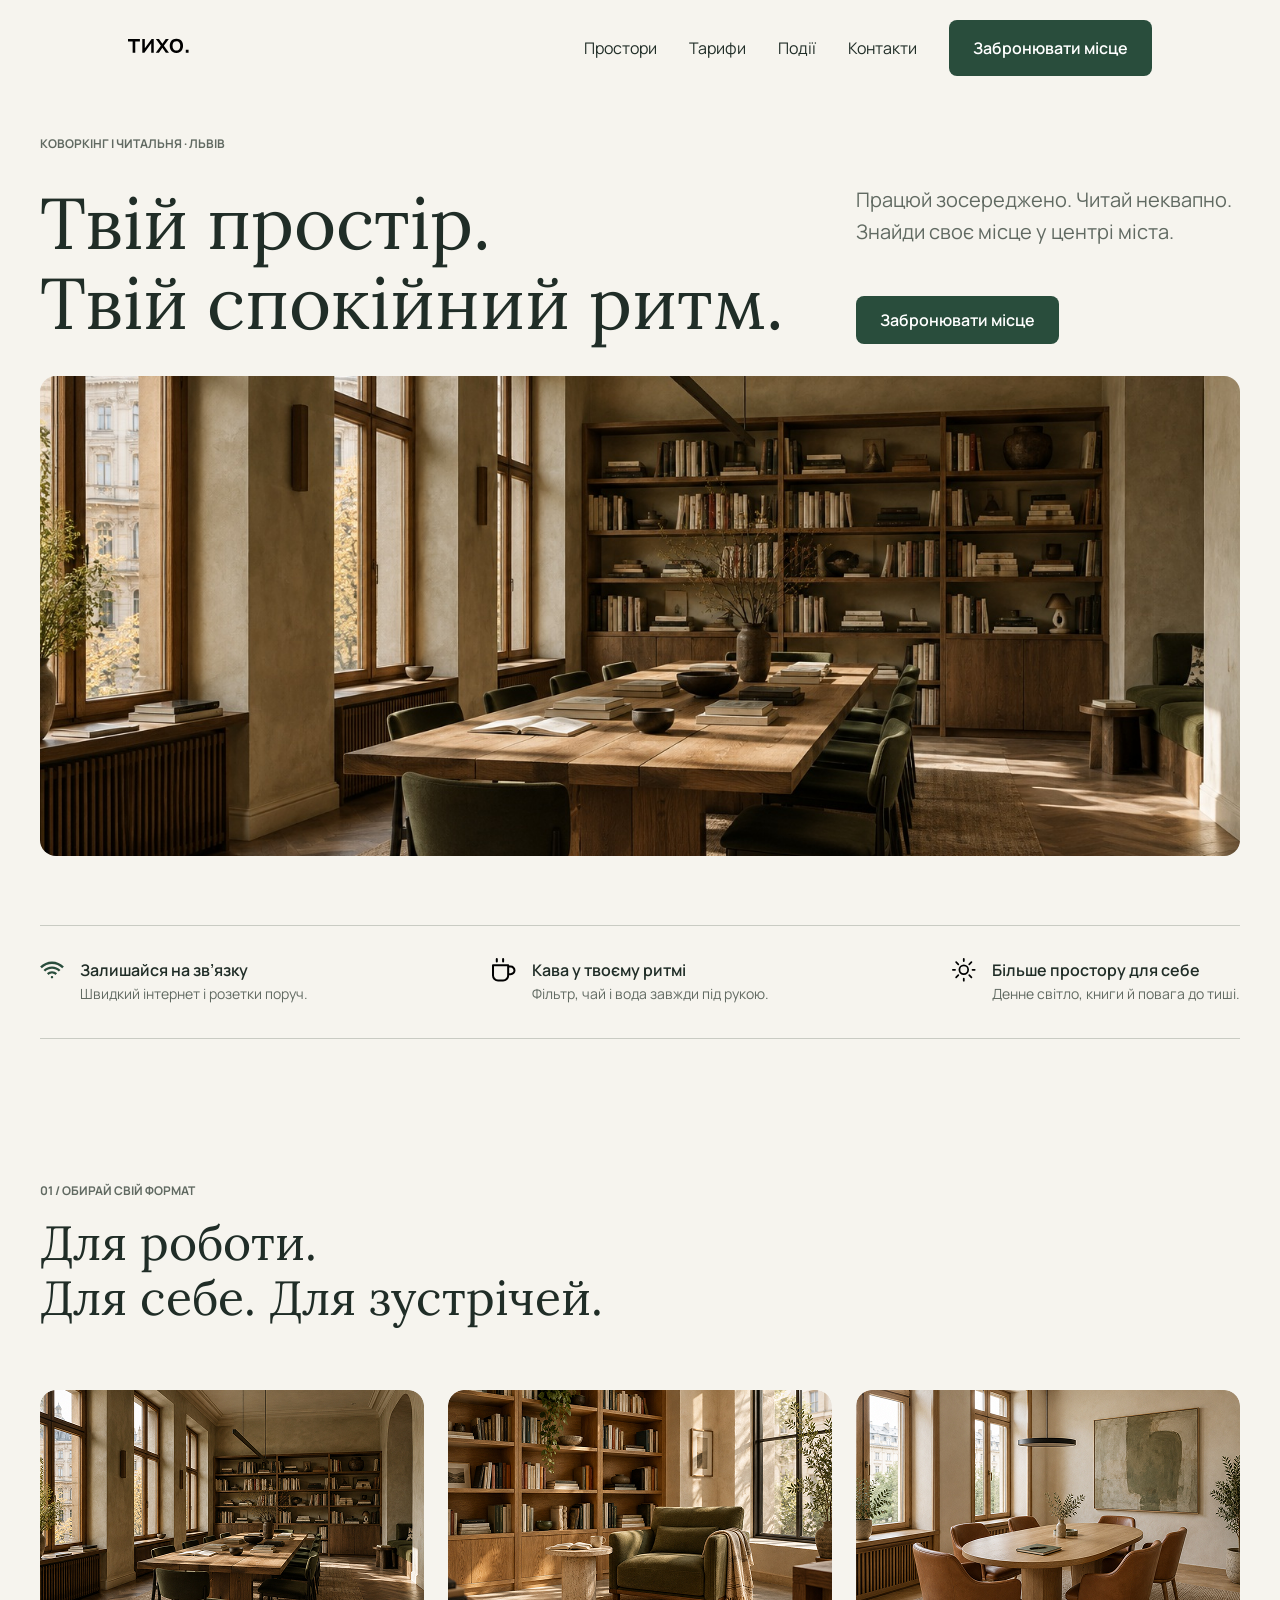
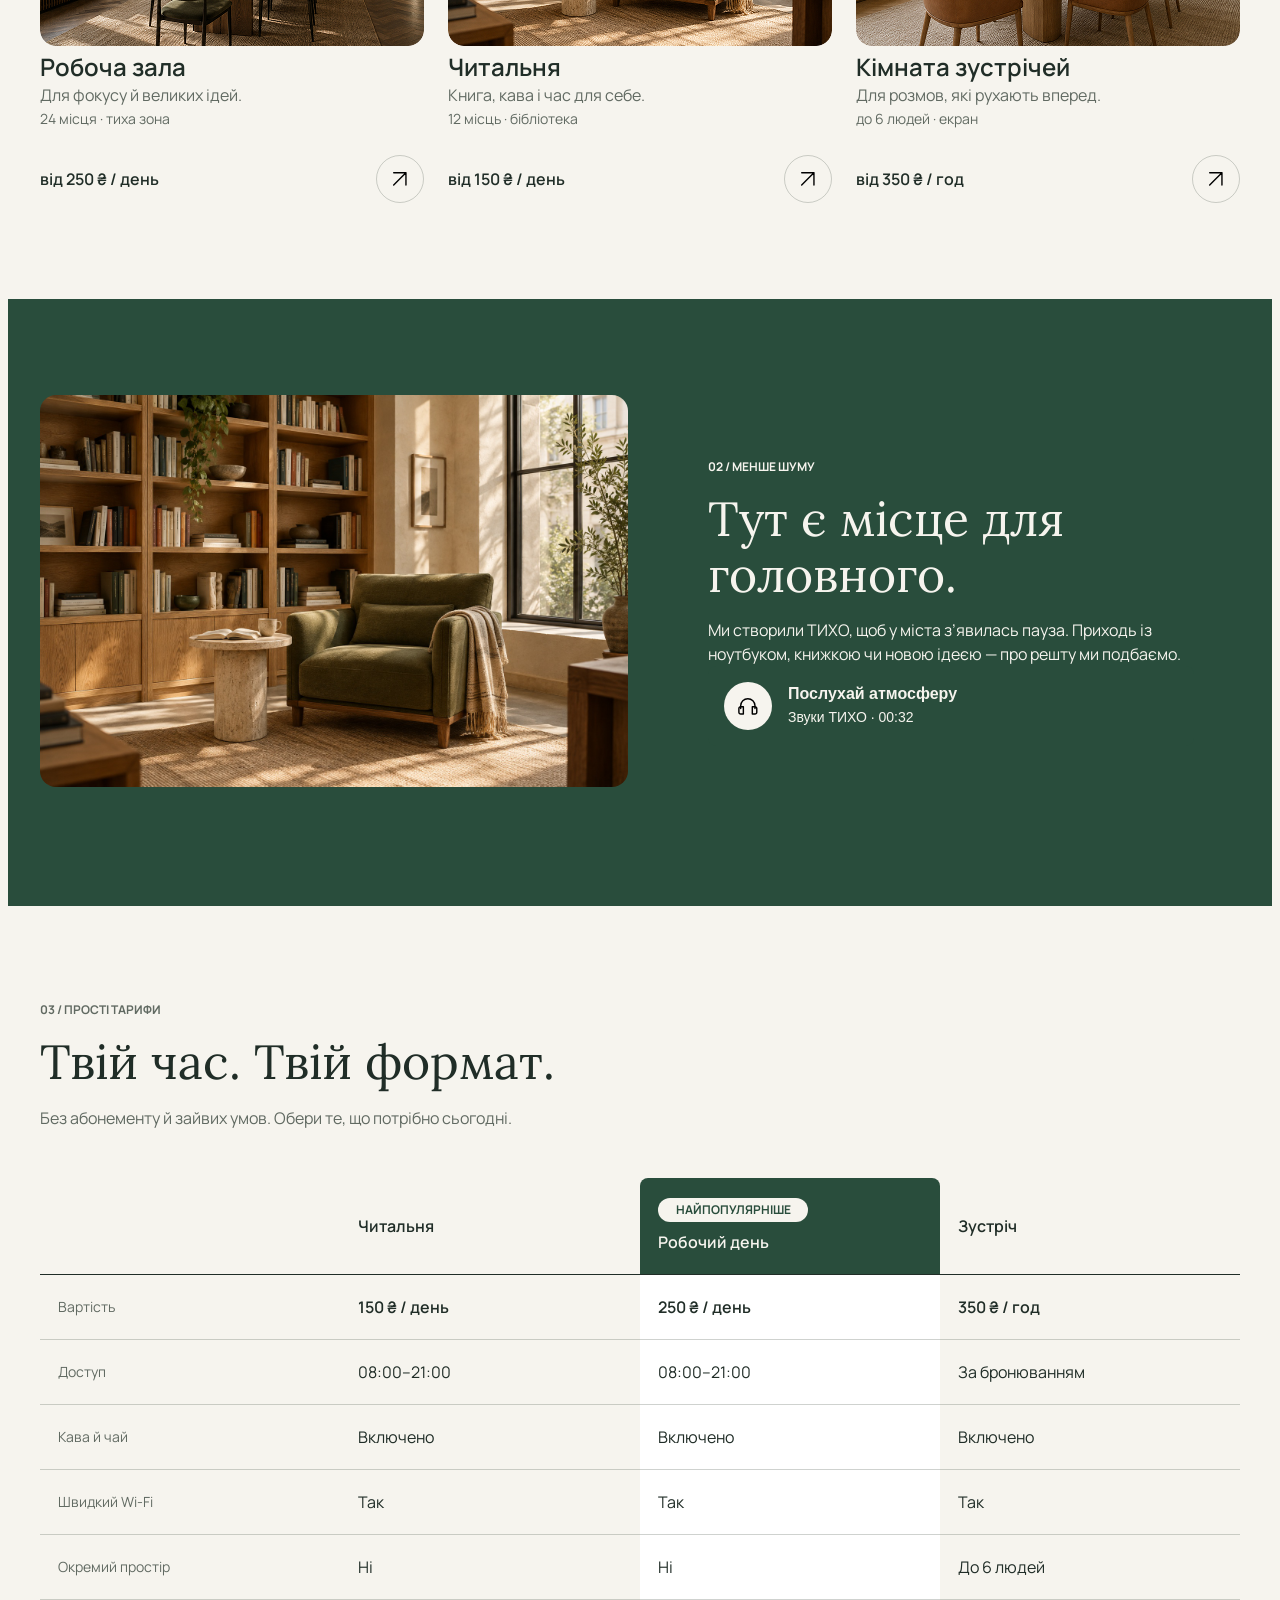
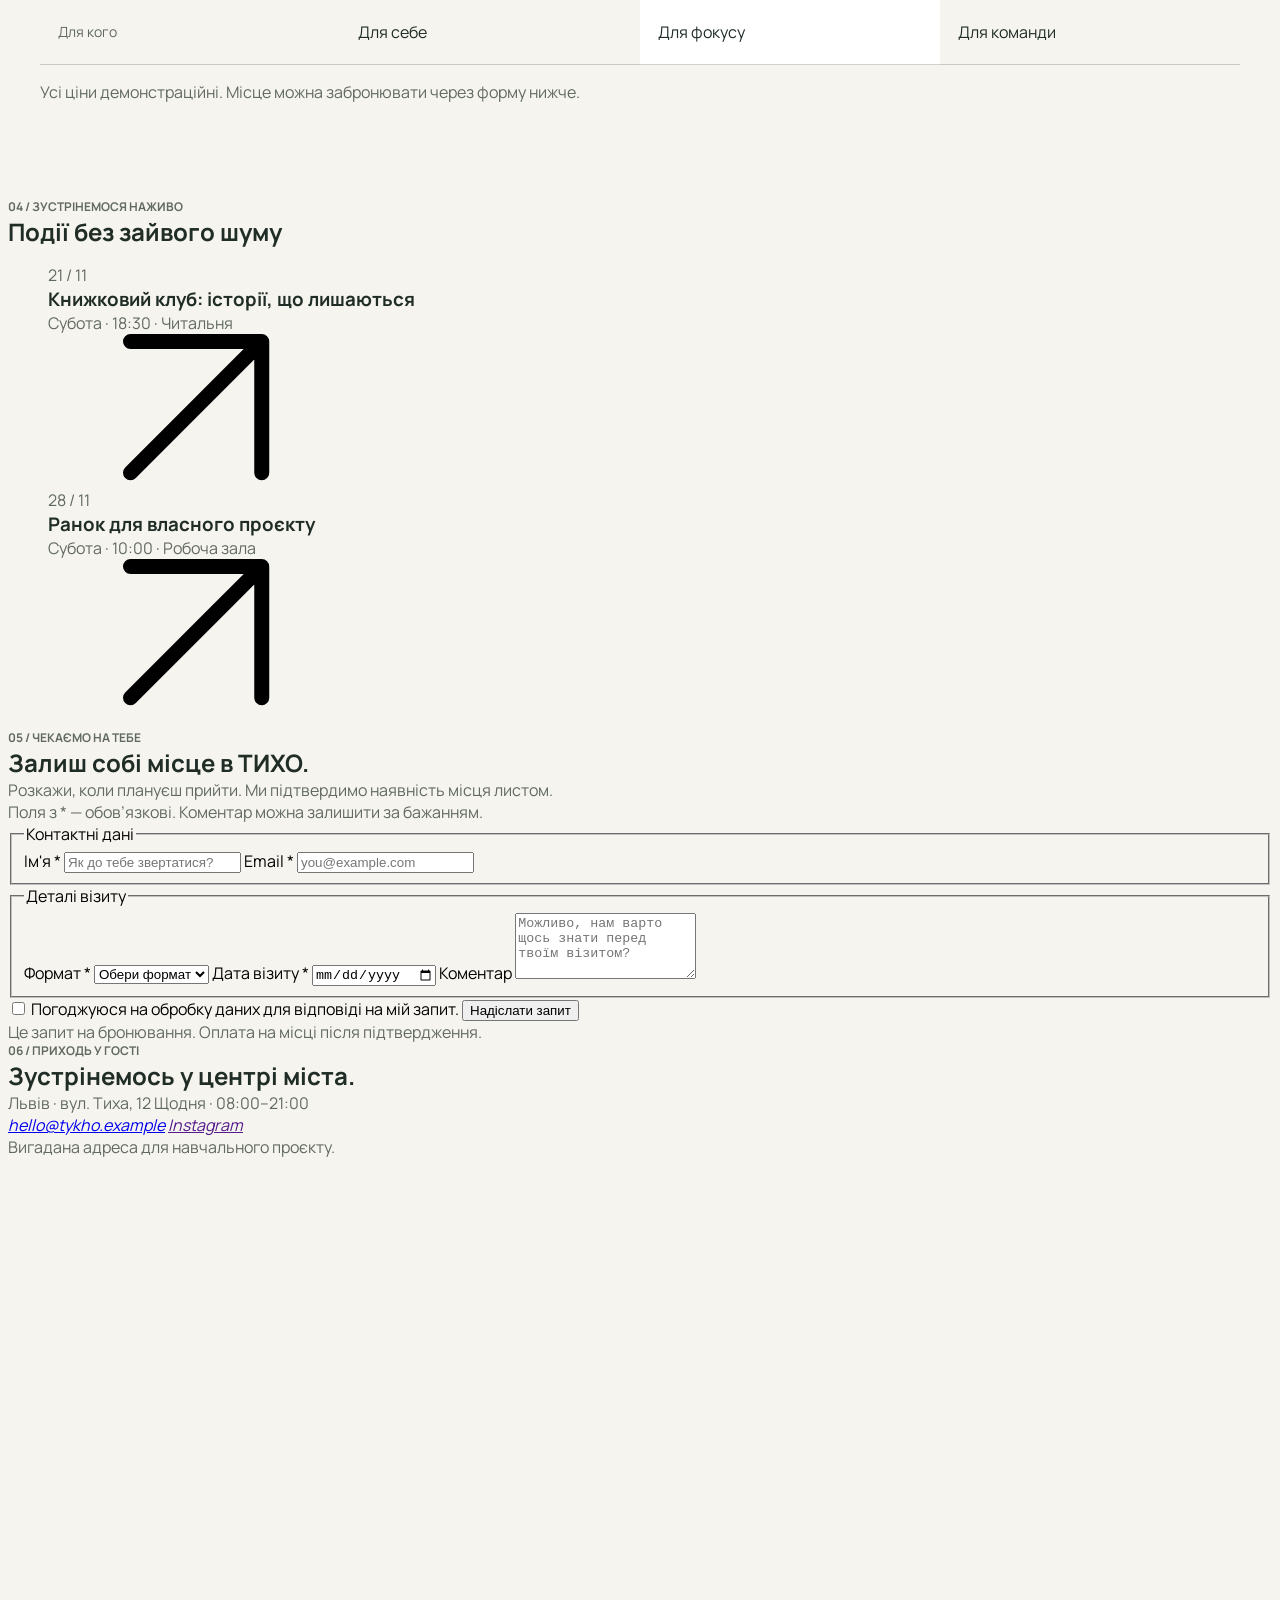
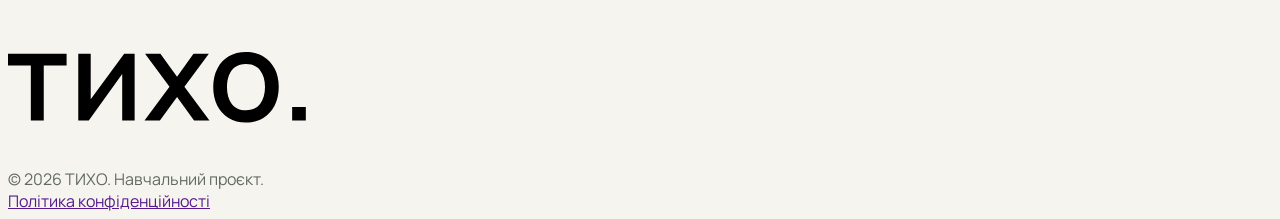
<file: Тихо/index.html>
<!doctype html>
<html lang="uk">
  <head>
    <meta charset="UTF-8" />
    <meta name="viewport" content="width=device-width, initial-scale=1.0" />
    <title>Тихо</title>
    <link rel="preconnect" href="https://fonts.googleapis.com" />
    <link rel="preconnect" href="https://fonts.gstatic.com" crossorigin />
    <link
      href="https://fonts.googleapis.com/css2?family=Lora:ital,wght@0,400..700;1,400..700&family=Manrope:wght@200..800&display=swap"
      rel="stylesheet"
    />
    <link rel="stylesheet" href="css/main.css" />
  </head>
  <body>
    <header>
      <div class="header-flex">
        <div class="header-logo-position">
          <svg class="header-logo">
            <use href="icons.svg#icon-logo"></use>
          </svg>
        </div>
        <div class="header-nav">
          <nav>
            <ul class="header-class">
              <li><a class="header-link" href="#scenes">Простори</a></li>
              <li><a class="header-link" href="#pricing">Тарифи</a></li>
              <li><a class="header-link" href="#events">Події</a></li>
              <li><a class="header-link" href="#contacts">Контакти</a></li>
            </ul>
          </nav>
          <a class="header-button" href="">Забронювати місце</a>
        </div>
      </div>
    </header>
    <main>
      <section class="hero-section">
        <p class="eyebrow hero">Коворкінг і читальня · Львів</p>
        <div class="hero-flex">
          <h1 class="hero-title">Твій простір. <br />Твій спокійний ритм.</h1>
          <div class="hero-second-text">
            <p class="hero-desc">
              Працюй зосереджено. Читай неквапно. Знайди своє місце у центрі
              міста.
            </p>
            <a class="hero-button-first" href="">Забронювати місце</a>
          </div>
        </div>
        <img
          class="hero-img"
          src="tyho.images/tykho-workspace.jpg"
          alt="Простір зі столом і книгами на фоні Львова"
        />
      </section>

      <section class="second-section">
        <h2 class="hidden">Що ми пропонуємо?</h2>
        <ul class="second-section-flex">
          <li class="second-section-cards">
            <svg class="second-section-icons">
              <use href="icons.svg#icon-connection"></use>
            </svg>
            <div>
              <h3 class="second-section-titles">Залишайся на зв’язку</h3>
              <p class="second-section-text">
                Швидкий інтернет і розетки поруч.
              </p>
            </div>
          </li>
          <li class="second-section-cards">
            <svg class="second-section-icons">
              <use href="icons.svg#icon-coffee"></use>
            </svg>
            <div>
              <h3 class="second-section-titles">Кава у твоєму ритмі</h3>
              <p class="second-section-text">
                Фільтр, чай і вода завжди під рукою.
              </p>
            </div>
          </li>
          <li class="second-section-cards">
            <svg class="second-section-icons">
              <use href="icons.svg#icon-light"></use>
            </svg>
            <div>
              <h3 class="second-section-titles">Більше простору для себе</h3>
              <p class="second-section-text">
                Денне світло, книги й повага до тиші.
              </p>
            </div>
          </li>
        </ul>
      </section>

      <section class="choose-section">
        <p class="eyebrow">01 / Обирай свій формат</p>
        <h2 class="section-header">
          Для роботи. <br />Для себе. Для зустрічей.
        </h2>
        <ul class="choose-section-flex">
          <li>
            <div>
              <img
                class="choose-img"
                src="tyho.images/working.jpg"
                alt="Робоча зала"
              />
              <h3 class="choose-card-title">Робоча зала</h3>
              <p class="choose-card-forwhat">Для фокусу й великих ідей.</p>
              <p class="choose-card-places">24 місця · тиха зона</p>
              <div class="choose-section-card-container">
                <p class="choose-card-price">від 250 ₴ / день</p>
                <span class="choose-icon-wrap">
                  <svg class="choose-icon">
                    <use href="icons.svg#icon-arrow"></use>
                  </svg>
                </span>
              </div>
            </div>
          </li>
          <li>
            <div>
              <img
                class="choose-img"
                src="tyho.images/reading.jpg"
                alt="Читальня"
              />
              <h3 class="choose-card-title">Читальня</h3>
              <p class="choose-card-forwhat">Книга, кава і час для себе.</p>
              <p class="choose-card-places">12 місць · бібліотека</p>
              <div class="choose-section-card-container">
                <p class="choose-card-price">від 150 ₴ / день</p>
                <span class="choose-icon-wrap">
                  <svg class="choose-icon">
                    <use href="icons.svg#icon-arrow"></use>
                  </svg>
                </span>
              </div>
            </div>
          </li>
          <li>
            <div>
              <img
                class="choose-img"
                src="tyho.images/meeting.jpg"
                alt="Кімната зустрічей"
              />
              <h3 class="choose-card-title">Кімната зустрічей</h3>
              <p class="choose-card-forwhat">Для розмов, які рухають вперед.</p>
              <p class="choose-card-places">до 6 людей · екран</p>
              <div class="choose-section-card-container">
                <p class="choose-card-price">від 350 ₴ / год</p>
                <span class="choose-icon-wrap">
                  <svg class="choose-icon">
                    <use href="icons.svg#icon-arrow"></use>
                  </svg>
                </span>
              </div>
            </div>
          </li>
        </ul>
      </section>

      <section class="noise-section">
        <div class="less-noise-section">
          <div>
            <img
              class="noise-image"
              src="tyho.images/tykho-reading.jpg"
              alt=""
            />
          </div>
          <div class="noise-text-container">
            <p class="eyebrow noise">02 / Менше шуму</p>
            <h2 class="section-header noise">Тут є місце для головного.</h2>
            <p class="noise-section-text">
              Ми створили ТИХО, щоб у міста з’явилась пауза. Приходь із <br />
              ноутбуком, книжкою чи новою ідеєю — про решту ми подбаємо.
            </p>
            <button class="button-noise">
              <span class="noise-content-icon">
                <svg class="noise-icon">
                  <use href="icons.svg#icon-headphones"></use>
                </svg>
              </span>
              <div class="noise-button-container">
                <p class="noise-text-button">Послухай атмосферу</p>
                <p class="noise-text-button-time">Звуки ТИХО · 00:32</p>
              </div>
            </button>
          </div>
        </div>
      </section>

      <section class="tariffs-section">
        <p class="eyebrow">03 / Прості тарифи</p>
        <h2 class="section-header">Твій час. Твій формат.</h2>
        <p class="tariffs-section-paragraph">
          Без абонементу й зайвих умов. Обери те, що потрібно сьогодні.
        </p>
        <table class="tariffs-table">
          <thead>
            <tr>
              <th></th>
              <th scope="col">Читальня</th>
              <th scope="col" class="tariffs-table-green">
                <p class="tariffs-table-most-popular">Найпопулярніше</p>
                Робочий день
              </th>
              <th scope="col">Зустріч</th>
            </tr>
          </thead>
          <tbody>
            <tr>
              <th>Вартість</th>
              <td class="tariffs-table-price">150 ₴ / день</td>
              <td class="tariffs-table-price marked">250 ₴ / день</td>
              <td class="tariffs-table-price">350 ₴ / год</td>
            </tr>
            <tr>
              <th>Доступ</th>
              <td>08:00–21:00</td>
              <td class="tariffs-table-marked">08:00–21:00</td>
              <td>За бронюванням</td>
            </tr>
            <tr>
              <th>Кава й чай</th>
              <td>Включено</td>
              <td class="tariffs-table-marked">Включено</td>
              <td>Включено</td>
            </tr>
            <tr>
              <th>Швидкий Wi-Fi</th>
              <td>Так</td>
              <td class="tariffs-table-marked">Так</td>
              <td>Так</td>
            </tr>
            <tr>
              <th>Окремий простір</th>
              <td>Ні</td>
              <td class="tariffs-table-marked">Ні</td>
              <td>До 6 людей</td>
            </tr>
            <tr>
              <th>Для кого</th>
              <td>Для себе</td>
              <td class="tariffs-table-marked">Для фокусу</td>
              <td>Для команди</td>
            </tr>
          </tbody>
        </table>
        <p class="table-section-about">
          Усі ціни демонстраційні. Місце можна забронювати через форму нижче.
        </p>
      </section>

      <section>
        <p class="eyebrow">04 / Зустрінемося наживо</p>
        <h2>Події без зайвого шуму</h2>
        <ul>
          <li>
            <p>21 / 11</p>
            <h3>Книжковий клуб: історії, що лишаються</h3>
            <p>Субота · 18:30 · Читальня</p>
            <svg class="tst">
              <use href="icons.svg#icon-arrow"></use>
            </svg>
          </li>

          <li>
            <p>28 / 11</p>
            <h3>Ранок для власного проєкту</h3>
            <p>Субота · 10:00 · Робоча зала</p>
            <svg class="tst">
              <use href="icons.svg#icon-arrow"></use>
            </svg>
          </li>
        </ul>
      </section>

      <section>
        <p class="eyebrow">05 / Чекаємо на тебе</p>
        <h2>Залиш собі місце в ТИХО.</h2>
        <p>
          Розкажи, коли плануєш прийти. Ми підтвердимо наявність місця листом.
        </p>
        <p>Поля з * — обов’язкові. Коментар можна залишити за бажанням.</p>
        <form action="" method="post">
          <fieldset>
            <legend>Контактні дані</legend>
            <label for="name">Ім'я *</label>
            <input
              type="text"
              id="name"
              name="name"
              placeholder="Як до тебе звертатися?"
              required
            />

            <label for="email">Email *</label>
            <input
              type="email"
              id="email"
              name="email"
              placeholder="you@example.com"
              required
            />
          </fieldset>

          <fieldset>
            <legend>Деталі візиту</legend>
            <label for="format">Формат *</label>
            <select name="format" id="format" required>
              <option value="" disabled selected>Обери формат</option>
              <option value="reading">Читальня</option>
              <option value="work">Робоча зала</option>
              <option value="meeting">Переговорна</option>
            </select>

            <label for="date">Дата візиту *</label>
            <input type="date" name="date" id="date" required />

            <label for="comment">Коментар</label>
            <textarea
              name="comment"
              id="comment"
              rows="4"
              placeholder="Можливо, нам варто щось знати перед твоїм візитом?"
            ></textarea>
          </fieldset>
          <input type="checkbox" id="agree" name="agree" required />
          <label for="agree"
            >Погоджуюся на обробку даних для відповіді на мій запит.</label
          >
          <button type="submit">Надіслати запит</button>
          <p>Це запит на бронювання. Оплата на місці після підтвердження.</p>
        </form>
      </section>

      <section>
        <p class="eyebrow">06 / Приходь у гості</p>
        <h2>Зустрінемось у центрі міста.</h2>
        <p>Львів · вул. Тиха, 12 Щодня · 08:00–21:00</p>
        <address>
          <a href="hello@tykho.example">hello@tykho.example</a>
          <a href="">Instagram</a>
        </address>
        <p>Вигадана адреса для навчального проєкту.</p>
        <iframe
          src="https://www.google.com/maps/embed?pb=!1m18!1m12!1m3!1d1081.9146364683318!2d24.00746016285818!3d49.83792590917448!2m3!1f0!2f0!3f0!3m2!1i1024!2i768!4f13.1!3m3!1m2!1s0x473add786fc71d81%3A0x15ca46d145546194!2z0KHRlNC70LvQvg!5e0!3m2!1suk!2sat!4v1794591286283!5m2!1suk!2sat"
          width="600"
          height="450"
          style="border: 0"
          allowfullscreen=""
          loading="lazy"
          referrerpolicy="strict-origin-when-cross-origin"
        ></iframe>
      </section>
    </main>

    <footer>
      <svg>
        <use href="icons.svg#icon-logo"></use>
      </svg>
      <p>&copy; 2026 ТИХО. Навчальний проєкт.</p>
      <a href="">Політика конфіденційності</a>
    </footer>
  </body>
</html>
</file>
<file: licey/styles.css>
:root {
  --color-main-light: #f6f4eb;
  --color-main-green: #243d32;
  --color-main-lime: #d5e4ab;
  --color-main-line: #d4d9cc;
  --color-secondary-text: #647167;
  --color-study-bg: #e8ecdf;
}

/* Base */
* {
  box-sizing: border-box;
  /* outline: 1px solid red; */
}

body {
  background-color: var(--color-main-light);
  color: var(--color-main-green);
  font-family: Manrope, sans-serif;
  font-size: 16px;
  line-height: 1.5;
  margin: 0;
}

h1,
h2,
h3,
h4,
h5,
h6,
p {
  margin-top: 0;
}

ul,
ol {
  list-style-type: none;
  padding: 0;
  margin: 0;
}

img {
  max-width: 100%;
  height: auto;
}

a {
  text-decoration: none;
  color: var(--color-main-green);
  font-size: 13px;
}

a:hover {
  color: var(--color-secondary-text);
}

.container {
  max-width: 1264px;
  margin: 0 auto;
  padding: 0 24px;
}

.visually-hidden {
  position: absolute;
  width: 1px;
  height: 1px;
  margin: -1px;
  border: 0;
  padding: 0;
  clip: rect(0 0 0 0);
  overflow: hidden;
  white-space: nowrap;
}

/* Shared text */
.paragraph {
  line-height: 1.41;
  letter-spacing: 0.14em;
  font-size: 12px;
}

.second-paragraph {
  line-height: 1.7;
  font-size: 16px;
  font-weight: 400;
}

/* Section head: title left, text right */
.section-head {
  display: flex;
  justify-content: space-between;
  align-items: flex-start;
}

.section-head-text {
  max-width: 450px;
}

/* Header */
.header-container {
  padding-top: 26px;
  padding-bottom: 26px;
  display: flex;
  justify-content: space-between;
  align-items: center;
}

.header-logo {
  width: 232px;
}

.header-list-container {
  display: flex;
  gap: 30px;
  color: var(--color-main-light);
}

.header-button {
  display: inline-flex;
  align-items: center;
  justify-content: center;
  min-width: 216px;
  padding: 15px 20px;
  border-radius: 6px;
  background-color: var(--color-main-green);
  color: var(--color-main-light);
  font-size: 14px;
  line-height: 1.57;
}

.header-button:hover {
  color: var(--color-main-light);
  background-color: var(--color-secondary-text);
}

/* Hero */
.hero {
  max-width: 1376px;
  width: calc(100% - 64px);
  min-height: 704px;
  margin: 0 auto;
  border-radius: 8px;
  background-image:
    linear-gradient(
      to right,
      color-mix(in srgb, var(--color-main-green) 85%, transparent) 0%,
      color-mix(in srgb, var(--color-main-green) 45%, transparent) 45%,
      color-mix(in srgb, var(--color-main-green) 15%, transparent) 100%
    ),
    url(School.images/hero.jpg);
  background-size: cover;
  background-position: center;
}

.hero-position {
  max-width: 690px;
  min-height: 465px;
  padding-left: 56px;
  padding-top: 112px;
}

.hero-address-text {
  color: var(--color-main-lime);
  line-height: 1.4;
  font-size: 12px;
  font-weight: 600;
  letter-spacing: 0.14em;
}

.hero-title {
  max-width: 550px;
  font-family: Lora, serif;
  font-size: 76px;
  font-weight: 400;
  line-height: 1.1;
  color: var(--color-main-light);
}

.hero-about-text {
  margin-bottom: 26px;
  color: var(--color-main-light);
  font-size: 17px;
  font-weight: 400;
  line-height: 1.6;
}

.hero-section-button {
  display: inline-flex;
  align-items: center;
  justify-content: center;
  min-width: 270px;
  min-height: 52px;
  padding: 15px 20px;
  border-radius: 6px;
  background-color: var(--color-main-lime);
  color: var(--color-main-green);
  font-size: 14px;
  font-weight: 600;
  line-height: 1.57;
  font-family: Manrope, sans-serif;
}

.last-hero-text {
  margin-top: 82px;
  color: var(--color-main-light);
  font-size: 10px;
  font-weight: 500;
  line-height: 1.5;
}

/* Values strip */
.values-list {
  display: flex;
  align-items: center;
  min-height: 116px;
  justify-content: center;
  align-items: center;
  gap: 56px;
  min-height: 116px;
}

.values-list-items {
  display: flex;
  align-items: center;
}

.values-list-items::after {
  content: "✦";
  color: var(--color-secondary-text);
  margin: 0px 28px 0px 28px;
}

/* About */
.about {
  display: flex;
  justify-content: space-between;
  align-items: center;
  min-height: 752px;
}

.about-header {
  font-family: Lora, serif;
  font-size: 52px;
  font-weight: 400;
  line-height: 1.15;
}

.about-text-school {
  max-width: 510px;
  font-size: 18px;
  font-weight: 400;
  line-height: 1.7;
}

.find {
  font-size: 15px;
  font-weight: 600;
  line-height: 1.6;
}

.about-image {
  border-radius: 263px 263px 10px 10px;
}

/* Study */
.study {
  min-height: 532px;
  padding-top: 84px;
  padding-bottom: 92px;
  background-color: var(--color-study-bg);
}

.study-header {
  font-family: Lora, serif;
  font-size: 48px;
  font-weight: 400;
  line-height: 1.14;
}

.study-ol {
  display: flex;
  gap: 32px;
  align-items: flex-start;
}

.study-ol li {
  flex: 1;
}

.study-second-header {
  font-size: 24px;
  font-weight: 600;
  line-height: 1.3;
}

.study-about-text {
  font-size: 15px;
  font-weight: 400;
  line-height: 1.7;
}

/* Team */
.team {
  min-height: 750px;
  padding-top: 96px;
}

.team-header {
  font-family: Lora, serif;
  font-size: 50px;
  font-weight: 400;
  line-height: 1.15;
}

.team-photo {
  border-radius: 8px;
}
.team-section-cards {
  display: flex;
  justify-content: space-between;
}
.team-section-cards-text {
  display: flex;
  gap: 24px;
}
.team-about {
  line-height: 1.41;
  font-weight: 600;
  letter-spacing: 0.14em;
  font-size: 12px;
}
.team-name {
  line-height: 1.3;
  font-size: 26px;
  font-family: lora, serif;
  font-weight: 600;
}
.team-subject {
  font-weight: 500;
  font-size: 13px;
  line-height: 1.6;
}
.team-blockquote {
  line-height: 1.7;
  font-size: 16px;
  font-weight: 400;
}
/* Life section */
.section-head {
  display: flex;
}
.life-header {
  line-height: 1.2;
  font-size: 50px;
  font-family: lora, serif;
  font-weight: 400;
}
.life-paragraph {
  max-width: 180px;
  margin-right: 150px;
}
.life-cards {
  display: flex;
  gap: 32px;
}
.life-image {
  border-radius: 8px;
}
.life-card-header {
  font-size: 12px;
  line-height: 1.41;
  font-weight: 600;
  letter-spacing: 0.14em;
}
.life-card-main-header {
  line-height: 1.4;
  font-size: 23px;
  font-weight: 600;
}
/* Meet section */
.main-meet-flex {
  display: flex;
  max-height: 392px;
  max-width: 1376px;
  background-color: var(--color-main-green);
  border-radius: 12px;
  margin: 0 auto;
  justify-content: space-between;
  flex: 1;
}
.form-meet {
  display: flex;
  flex-direction: column;
  padding: 72px 80px 0px 0px;
  min-width: 510px;
}

.meet-input:-webkit-autofill {
  -webkit-box-shadow: 0 0 0 100px var(--color-main-green) inset;
  -webkit-text-fill-color: var(--color-main-light);
  caret-color: var(--color-main-light);
}

.lime {
  color: var(--color-main-lime);
}
.meet-container {
  padding: 72px 0px 72px 80px;
  max-width: 620px;
}
.meet-header {
  color: var(--color-main-light);
  line-height: 1.17;
  font-family: Lora, serif;
  font-size: 50px;
  font-weight: 400;
  padding-top: 24px;
  margin-bottom: 24px;
}
.meet-paragraph {
  line-height: 1.8;
  color: var(--color-main-light);
  font-size: 15px;
  font-weight: 400;
}
.input-text {
  line-height: 1.5;
  font-weight: 400;
  font-size: 14px;
  color: var(--color-main-light);
}
.meet-last-paragraph {
  line-height: 1.6;
  font-weight: 400;
  font-size: 10px;
  color: var(--color-main-light);
  max-width: 250px;
}
.meet-button {
  background-color: var(--color-main-lime);
  min-width: 510px;
  min-height: 52px;
  padding: 15px 20px;
  border-radius: 6px;
  border-style: none;
  margin-bottom: 14px;
  margin-top: 6px;
  line-height: 1.57;
  font-size: 14px;
  font-family: Manrope, sans-serif;
  font-weight: 600;
}
.meet-button:hover {
  color: var(--color-secondary-text);
  cursor: pointer;
}
.meet-input {
  background-color: transparent;
  border: none;
  border-bottom: 1px solid
    color-mix(in srgb, var(--color-main-light) 30%, transparent);
  margin-bottom: 24px;
  caret-color: var(--color-main-light);
  padding: 12px 0;
}

.meet-input:focus {
  outline: none;
  border-bottom-color: var(--color-main-lime);
}

.footer-container {
  min-width: 100%;
  background-color: var(--color-main-green);
  margin-top: 32px;
  min-height: 331px;
  color: var(--color-main-light);
}
.footer-flex {
  display: flex;
  justify-content: space-between;
  max-width: 1216px;
  max-height: 140px;
}
.footer-list-container {
  display: flex;
  flex-direction: column;
  gap: 12px;
}
.footer-list-items {
  color: var(--color-main-light);
}
.footer-text {
  line-height: 1.7;
  font-weight: 400;
  font-size: 13px;
  margin-bottom: 0;
}
.adress-footer {
  font-style: normal;
}
.address-text {
  max-height: 140px;
  max-width: 344px;
}
.footer-name {
  font-family: Lora, serif;
  font-size: 20px;
  line-height: 1.5;
  font-weight: 400;
  margin-bottom: 12px;
}
.city {
  font-size: 15px;
  font-weight: 600;
}
.footer-meet {
  color: var(--color-main-lime);
  line-height: 1.4;
  font-size: 12px;
  letter-spacing: 0.14em;
  margin-bottom: 12px;
}
.footer-second-container {
  max-width: 1264px;
  padding-top: 58px;
  padding-bottom: 32px;
  margin: 0 auto;
}
.footer-flex img {
  filter: brightness(0) invert(1);
}
.logo-text {
  margin-top: 18px;
}
.footer-border-text {
  font-size: 10px;
  line-height: 1.6;
  font-weight: 400;
  margin-top: 44px;
  padding-top: 44px;
  border-top: 1px solid var(--color-main-line);
}
</file>
<file: tyho/css/main.css>
:root {
  --color-background: #f6f4ee;
  --color-text-main: #202d27;
  --color-button: #294d3c;
  --color-muted: #616a62;
  --color-paper: #f6f4ee;
}

body {
  background-color: var(--color-background);
  font-family: Manrope, sans-serif;
  margin: 0;
}

* {
  box-sizing: border-box;
  list-style-type: none;
}

p,
h1,
h2,
h3,
h4,
h5,
h6 {
  margin: 0;
}

h1,
h2,
h3,
h4,
h5,
h6 {
  color: var(--color-text-main);
}

p {
  color: var(--color-muted);
}

.eyebrow {
  font-size: 12px;
  font-weight: 700;
  line-height: 1.33;
  text-transform: uppercase;
}

.section-title {
  font-family: Lora, serif;
  font-size: 48px;
  font-weight: 400;
  line-height: 1.16;
  margin-top: 16px;
  margin-bottom: 16px;
}

.button {
  font-size: 16px;
  font-weight: 600;
  line-height: 1.5;
  color: white;
  background-color: var(--color-button);
  padding: 12px 24px;
  text-decoration: none;
  border-radius: 8px;
  display: flex;
  justify-content: center;
  align-items: center;
}

.visually-hidden {
  position: absolute;
  width: 1px;
  height: 1px;
  padding: 0;
  margin: -1px;
  overflow: hidden;
  clip: rect(0, 0, 0, 0);
  white-space: nowrap;
  border: 0;
}

.header__inner {
  padding-left: 120px;
  padding-right: 120px;
  display: flex;
  align-items: center;
  justify-content: space-between;
  gap: 50px;
  min-height: 80px;
}
.header__menu {
  display: flex;
  gap: 32px;
  justify-content: center;
  padding: 0;
}
.header__logo {
  height: 32px;
  width: 61px;
}
.header__link {
  font-size: 16px;
  font-weight: 400;
  line-height: 1.5;
  color: var(--color-text-main);
  text-decoration: none;
}
.header__nav {
  display: flex;
  gap: 32px;
}

.hero {
  max-width: 1200px;
  margin: 0 auto;
  margin-bottom: 64px;
}
.hero__eyebrow {
  margin-top: 48px;
  margin-bottom: 32px;
}
.hero__inner {
  display: flex;
  justify-content: space-between;
  max-height: 160px;
  margin-bottom: 32px;
}
.hero__img {
  border-radius: 16px;
  min-width: 1200px;
  max-height: 480px;
  object-fit: cover;
}
.hero__title {
  font-family: Lora, serif;
  font-size: 72px;
  font-weight: 400;
  line-height: 1.11;
  color: var(--color-text-main);
}
.hero__content {
  max-width: 384px;
  display: flex;
  flex-direction: column;
  justify-content: space-between;
}
.hero__text {
  font-size: 20px;
  font-weight: 400;
  line-height: 1.6;
  color: var(--color-muted);
}
.hero__button {
  max-width: 203px;
}

.benefits {
  max-width: 1200px;
  margin: 0 auto;
}
.benefits__list {
  display: flex;
  justify-content: space-between;
  padding: 0;
  margin-bottom: 48px;
  border-top: 1px solid color-mix(in srgb, var(--color-muted) 30%, transparent);
  border-bottom: 1px solid color-mix(in srgb, var(--color-muted) 30%, transparent);
}
.benefits__card {
  display: flex;
  gap: 16px;
  margin-top: 32px;
  margin-bottom: 32px;
}
.benefits__icon {
  height: 24px;
  width: 24px;
  fill: var(--color-button);
}
.benefits__subtitle {
  font-size: 16px;
  font-weight: 600;
  line-height: 1.5;
  color: var(--color-text-main);
}
.benefits__desc {
  font-size: 14px;
  font-weight: 400;
  line-height: 24px;
  color: var(--color-muted);
}

.spaces {
  max-width: 1200px;
  margin: 0 auto;
  padding-top: 96px;
  padding-bottom: 96px;
}
.spaces__list {
  display: flex;
  padding: 48px 0 0 0;
  justify-content: space-between;
  margin: 0;
}
.spaces__img {
  border-radius: 16px;
}
.spaces__card-title {
  font-size: 24px;
  font-weight: 600;
  line-height: 1.33;
}
.spaces__card-desc {
  font-size: 16px;
  font-weight: 400;
  line-height: 1.5;
}
.spaces__card-places {
  font-size: 14px;
  font-weight: 400;
  line-height: 1.71;
}
.spaces__card-price {
  font-size: 16px;
  font-weight: 600;
  line-height: 1.5;
  color: var(--color-text-main);
}
.spaces__card-container {
  margin-top: 24px;
  display: flex;
  justify-content: space-between;
  align-items: center;
}
.spaces__icon {
  height: 14px;
  width: 14px;
  fill: var(--color-button);
}
.spaces__icon-wrap {
  width: 48px;
  height: 48px;
  display: flex;
  justify-content: center;
  align-items: center;
  flex-shrink: 0;
  background-color: transparent;
  border: 1px solid color-mix(in srgb, var(--color-muted), transparent 70%);
  border-radius: 50%;
}

.about {
  background-color: var(--color-button);
}
.about__inner {
  max-width: 1200px;
  margin: 0 auto;
  display: flex;
  padding: 96px 0px;
  justify-content: space-between;
}
.about__img {
  max-width: 588px;
  max-height: 448px;
  object-fit: cover;
  border-radius: 16px;
}
.about__content {
  padding: 64px 46px 64px 80px;
  display: flex;
  flex-direction: column;
  justify-content: start;
}
.about__eyebrow, .about__title {
  color: var(--color-paper);
}
.about__text {
  font-size: 16px;
  font-weight: 400;
  line-height: 1.5;
  color: var(--color-paper);
}
.about__player {
  display: flex;
  border-radius: 8px;
  border-style: none;
  align-items: center;
  padding: 16px;
  max-height: 80px;
  min-width: 486px;
  background-color: var(--color-button);
  gap: 16px;
}
.about__player:hover {
  background-color: var(--color-text-main);
}
.about__player-content {
  display: flex;
  flex-direction: column;
  align-items: start;
}
.about__player-title {
  font-size: 16px;
  font-weight: 600;
  line-height: 1.5;
  color: var(--color-paper);
}
.about__player-time {
  font-size: 14px;
  font-weight: 400;
  line-height: 1.71;
  color: var(--color-paper);
}
.about__icon-wrap {
  width: 48px;
  height: 48px;
  display: flex;
  justify-content: center;
  align-items: center;
  flex-shrink: 0;
  background-color: var(--color-background);
  border: none;
  border-radius: 50%;
}
.about__icon {
  height: 17px;
  width: 20px;
}

.pricing {
  max-width: 1200px;
  margin: 96px auto;
}
.pricing__text {
  font-size: 16px;
  font-weight: 400;
  line-height: 1.5;
  color: var(--color-muted);
}
.pricing__note {
  font-size: 14px;
  font-weight: 400;
  line-height: 1.71;
  color: var(--color-muted);
}
.pricing__table {
  width: 100%;
  border-collapse: separate;
  border-spacing: 0;
  table-layout: fixed;
  margin-top: 48px;
  margin-bottom: 16px;
}
.pricing__table :where(td, th) {
  padding: 20px 18px;
  text-align: left;
  vertical-align: middle;
  border-bottom: 1px solid color-mix(in srgb, var(--color-muted) 30%, transparent);
  font-size: 16px;
  font-weight: 400;
  line-height: 1.5;
  color: var(--color-text-main);
}
.pricing__table :where(thead th) {
  font-weight: 600;
  border-bottom-color: var(--color-text-main);
}
.pricing__table :where(tbody th) {
  font-size: 14px;
  font-weight: 400;
  line-height: 1.71;
  color: var(--color-muted);
}
.pricing__head--featured {
  background-color: var(--color-button);
  border-radius: 8px 8px 0 0;
  color: var(--color-paper);
}
.pricing__cell--price {
  font-weight: 600;
}
.pricing__cell--featured {
  background-color: white;
}
.pricing__badge {
  background-color: var(--color-paper);
  font-size: 12px;
  font-weight: 700;
  line-height: 1.33;
  color: var(--color-button);
  border-radius: 12px;
  text-align: center;
  text-transform: uppercase;
  padding: 4px 12px;
  max-width: 150px;
  margin-bottom: 8px;
}

.events {
  max-width: 1200px;
  margin: 96px auto;
}
.events__list {
  margin-top: 48px;
  padding: 0;
}
.events__item {
  display: flex;
  min-height: 161px;
  gap: 24px;
  align-items: center;
  border-top: 1px solid color-mix(in srgb, var(--color-muted) 50%, transparent);
}
.events__item--last {
  border-bottom: 1px solid color-mix(in srgb, var(--color-muted) 50%, transparent);
}
.events__date {
  font-weight: 600;
  font-size: 24px;
  line-height: 1.33;
  color: var(--color-button);
  min-width: 180px;
}
.events__subtitle {
  font-weight: 600;
  font-size: 24px;
  line-height: 1.33;
  color: var(--color-text-main);
}
.events__text {
  font-weight: 400;
  font-size: 14px;
  line-height: 1.71;
  color: var(--color-muted);
}
.events__icon-wrap {
  width: 48px;
  height: 48px;
  display: flex;
  justify-content: center;
  align-items: center;
  flex-shrink: 0;
  background-color: transparent;
  border: 1px solid color-mix(in srgb, var(--color-muted) 50%, transparent);
  border-radius: 50%;
}
.events__icon {
  width: 14px;
  height: 14px;
  color: var(--color-button);
}
.events__content {
  flex: 1;
}

.contact {
  background-color: #dfe5d9;
  padding: 96px 120px;
}
.contact__container {
  display: flex;
  gap: 80px;
  max-width: 1200px;
  margin: 0 auto;
}
.contact__intro {
  width: 486px;
  flex-shrink: 0;
}
.contact__desc {
  font-size: 16px;
  font-weight: 400;
  line-height: 1.5;
  color: var(--color-text-main);
  margin-top: 24px;
}
.contact__note {
  font-size: 14px;
  font-weight: 400;
  line-height: 1.71;
  color: var(--color-text-main);
  margin-top: 24px;
}
.contact__form {
  width: 588px;
  display: flex;
  flex-direction: column;
  gap: 24px;
}
.contact__form .contact__note {
  margin-top: 0;
}
.contact__fieldset {
  border: none;
  margin: 0;
  padding: 0;
  min-width: 0;
}
.contact__legend {
  font-size: 24px;
  font-weight: 600;
  line-height: 1.33;
  color: var(--color-text-main);
  padding: 0;
  margin-bottom: 24px;
}
.contact__row {
  display: flex;
  gap: 24px;
}
.contact__field {
  flex: 1;
  display: flex;
  flex-direction: column;
  gap: 8px;
  min-width: 0;
}
.contact__field--comment {
  margin-top: 24px;
}
.contact__label {
  font-size: 16px;
  font-weight: 600;
  line-height: 1.5;
  color: var(--color-text-main);
}
.contact__input {
  font-size: 16px;
  font-weight: 400;
  line-height: 1.5;
  color: var(--color-text-main);
  font-family: inherit;
  width: 100%;
  height: 48px;
  padding: 8px 16px;
  background-color: white;
  border: 1px solid var(--color-muted);
  border-radius: 8px;
}
.contact__input::placeholder {
  color: var(--color-muted);
}
.contact__input:focus {
  outline: none;
  border-color: var(--color-button);
}
.contact__select {
  appearance: none;
  background-image: url("../tyho.images/chevron-down.svg");
  background-repeat: no-repeat;
  background-position: right 16px center;
  padding-right: 48px;
  cursor: pointer;
}
.contact__textarea {
  height: 112px;
  padding: 16px;
  resize: vertical;
}
.contact__agree {
  display: flex;
  align-items: center;
  gap: 16px;
  min-height: 44px;
}
.contact__checkbox {
  appearance: none;
  flex-shrink: 0;
  width: 24px;
  height: 24px;
  margin: 0;
  background-color: white;
  border: 1px solid var(--color-muted);
  border-radius: 4px;
  cursor: pointer;
}
.contact__checkbox:checked {
  background-color: var(--color-button);
  border-color: var(--color-button);
  box-shadow: inset 0 0 0 4px white;
}
.contact__agree-text {
  font-size: 14px;
  font-weight: 400;
  line-height: 1.71;
  color: var(--color-text-main);
  cursor: pointer;
}
.contact__button {
  align-self: flex-start;
  min-height: 48px;
  border: none;
  font-family: inherit;
  cursor: pointer;
}

.address {
  padding: 96px 120px 0px 120px;
}
.address__container {
  max-width: 1200px;
  display: flex;
  margin: 0 auto;
  justify-content: space-between;
  border-bottom: 1px solid color-mix(in srgb, var(--color-muted) 30%, transparent);
  padding-bottom: 48px;
}
.address__address {
  font-weight: 400;
  font-size: 16px;
  line-height: 1.5;
  color: var(--color-text-main);
  margin-top: 24px;
}
.address__link {
  font-weight: 600;
  font-size: 16px;
  line-height: 1.5;
  color: var(--color-button);
  font-style: normal;
}
.address__note {
  font-weight: 400;
  font-size: 14px;
  line-height: 1.71;
  margin-top: 24px;
}
.address__social {
  display: flex;
  flex-direction: column;
  margin-top: 24px;
  gap: 24px;
}
.address__text {
  height: 100%;
}
.address__map {
  border-radius: 12px;
  max-width: 560px;
  max-height: 360px;
}

.footer {
  max-width: 1200px;
  margin: 0 auto;
  display: flex;
  justify-content: space-between;
  padding-top: 48px;
  padding-bottom: 48px;
}
.footer__logo {
  height: 32px;
  width: 61px;
}
.footer__copyright, .footer__link {
  font-weight: 400;
  font-size: 14px;
  line-height: 1.71;
  text-decoration: none;
  color: var(--color-muted);
}

/*# sourceMappingURL=main.css.map */
</file>
<file: Тихо/css/main.css>
:root {
  --color-background: #f6f4ee;
  --color-text-main: #202d27;
  --color-button: #294d3c;
  --color-muted: #616a62;
  --color-paper: #f6f4ee;
}

body {
  background-color: var(--color-background);
  font-family: Manrope, sans-serif;
}

* {
  box-sizing: border-box;
  list-style-type: none;
}

p,
h1,
h2,
h3,
h4,
h5,
h6 {
  margin: 0;
}

h1,
h2,
h3,
h4,
h5,
h6 {
  color: var(--color-text-main);
}

p {
  color: var(--color-muted);
}

.eyebrow {
  font-size: 12px;
  font-weight: 700;
  line-height: 1.33;
  text-transform: uppercase;
}

.section-header {
  font-family: Lora, serif;
  font-size: 48px;
  font-weight: 400;
  line-height: 1.16;
  margin-top: 16px;
  margin-bottom: 16px;
}

.hidden {
  position: absolute;
  width: 1px;
  height: 1px;
  padding: 0;
  margin: -1px;
  overflow: hidden;
  clip: rect(0, 0, 0, 0);
  white-space: nowrap;
  border: 0;
}

.header-flex {
  padding-left: 120px;
  padding-right: 120px;
  display: flex;
  align-items: center;
  justify-content: space-between;
  gap: 50px;
  min-height: 80px;
}
.header-class {
  display: flex;
  gap: 32px;
  justify-content: center;
  padding: 0;
}
.header-logo {
  height: 32px;
  width: 61px;
  flex: 1;
}
.header-link {
  font-size: 16px;
  font-weight: 400;
  line-height: 1.5;
  color: var(--color-text-main);
  text-decoration: none;
}
.header-button {
  font-size: 16px;
  font-weight: 600;
  line-height: 1.5;
  color: white;
  background-color: var(--color-button);
  padding: 12px 24px;
  text-decoration: none;
  border-radius: 8px;
  display: flex;
  justify-content: center;
  align-items: center;
}
.header-nav {
  display: flex;
  gap: 32px;
}

.hero {
  margin-top: 48px;
  margin-bottom: 32px;
}
.hero-section {
  max-width: 1200px;
  margin: 0 auto;
  margin-bottom: 64px;
}
.hero-flex {
  display: flex;
  justify-content: space-between;
  max-height: 160px;
  margin-bottom: 32px;
}
.hero-img {
  border-radius: 16px;
  min-width: 1200px;
  max-height: 480px;
  -o-object-fit: cover;
     object-fit: cover;
}
.hero-title {
  font-family: Lora, serif;
  font-size: 72px;
  font-weight: 400;
  line-height: 1.11;
  color: var(--color-text-main);
}
.hero-second-text {
  max-width: 384px;
  display: flex;
  flex-direction: column;
  justify-content: space-between;
}
.hero-desc {
  font-size: 20px;
  font-weight: 400;
  line-height: 1.6;
  color: var(--color-muted);
}
.hero-button-first {
  font-size: 16px;
  font-weight: 600;
  line-height: 24px;
  color: white;
  background-color: var(--color-button);
  padding: 12px 24px;
  text-decoration: none;
  border-radius: 8px;
  max-width: 203px;
}

.second-section {
  max-width: 1200px;
  margin: 0 auto;
}
.second-section-flex {
  display: flex;
  justify-content: space-between;
  padding: 0;
  margin-bottom: 48px;
  border-top: 1px solid color-mix(in srgb, var(--color-muted) 30%, transparent);
  border-bottom: 1px solid color-mix(in srgb, var(--color-muted) 30%, transparent);
}
.second-section-cards {
  display: flex;
  gap: 16px;
  margin-top: 32px;
  margin-bottom: 32px;
}
.second-section-icons {
  height: 24px;
  width: 24px;
  fill: var(--color-button);
}
.second-section-titles {
  font-size: 16px;
  font-weight: 600;
  line-height: 1.5;
  color: var(--color-text-main);
}
.second-section-text {
  font-size: 14px;
  font-weight: 400;
  line-height: 24px;
  color: var(--color-muted);
}

.choose-section {
  max-width: 1200px;
  margin: 0 auto;
  padding-top: 96px;
  padding-bottom: 96px;
}
.choose-section-flex {
  display: flex;
  padding: 48px 0 0 0;
  justify-content: space-between;
  margin: 0;
}
.choose-section-card-container {
  margin-top: 24px;
  display: flex;
  justify-content: space-between;
  align-items: center;
}
.choose-img {
  border-radius: 16px;
}
.choose-card-title {
  font-size: 24px;
  font-weight: 600;
  line-height: 1.33;
}
.choose-card-forwhat {
  font-size: 16px;
  font-weight: 400;
  line-height: 1.5;
}
.choose-card-places {
  font-size: 14px;
  font-weight: 400;
  line-height: 1.71;
}
.choose-card-price {
  font-size: 16px;
  font-weight: 600;
  line-height: 1.5;
  color: var(--color-text-main);
}
.choose-icon {
  height: 14px;
  width: 14px;
  fill: var(--color-button);
}
.choose-icon-wrap {
  width: 48px;
  height: 48px;
  display: flex;
  justify-content: center;
  align-items: center;
  flex-shrink: 0;
  background-color: transparent;
  border: 1px solid color-mix(in srgb, var(--color-muted), transparent 70%);
  border-radius: 50%;
}

.less-noise-section {
  max-width: 1200px;
  margin: 0 auto;
  display: flex;
  padding: 96px 0px;
  justify-content: space-between;
}

.noise {
  color: var(--color-paper);
}
.noise-section {
  background-color: var(--color-button);
}
.noise-section-text {
  font-size: 16px;
  font-weight: 400;
  line-height: 1.5;
  color: var(--color-paper);
}
.noise-image {
  max-width: 588px;
  max-height: 448px;
  -o-object-fit: cover;
     object-fit: cover;
  border-radius: 16px;
}
.noise-text-container {
  padding: 64px 46px 64px 80px;
  display: flex;
  flex-direction: column;
  justify-content: start;
}
.noise-text-button {
  font-size: 16px;
  font-weight: 600;
  line-height: 1.5;
  color: var(--color-paper);
}
.noise-text-button-time {
  font-size: 14px;
  font-weight: 400;
  line-height: 1.71;
  color: var(--color-paper);
}
.noise-icon {
  height: 17px;
  width: 20px;
}
.noise-content-icon {
  width: 48px;
  height: 48px;
  display: flex;
  justify-content: center;
  align-items: center;
  flex-shrink: 0;
  background-color: var(--color-background);
  border: none;
  border-radius: 50%;
}
.noise-button-container {
  display: flex;
  flex-direction: column;
  align-items: start;
}

.button-noise {
  display: flex;
  border-radius: 8px;
  border-style: none;
  align-items: center;
  padding: 16px;
  max-height: 80px;
  min-width: 486px;
  background-color: var(--color-button);
  gap: 16px;
}
.button-noise:hover {
  background-color: var(--color-text-main);
}

.tariffs-section {
  max-width: 1200px;
  margin: 96px auto;
}
.tariffs-section-paragraph {
  font-size: 16px;
  font-weight: 400;
  line-height: 1.5;
  color: var(--color-muted);
}
.tariffs-section-about {
  font-size: 14px;
  font-weight: 400;
  line-height: 1.71;
  color: var(--color-muted);
}
.tariffs-table {
  width: 100%;
  border-collapse: separate;
  border-spacing: 0;
  table-layout: fixed;
  margin-top: 48px;
  margin-bottom: 16px;
}
.tariffs-table :where(td, th) {
  padding: 20px 18px;
  text-align: left;
  vertical-align: middle;
  border-bottom: 1px solid color-mix(in srgb, var(--color-muted) 30%, transparent);
  font-size: 16px;
  font-weight: 400;
  line-height: 1.5;
  color: var(--color-text-main);
}
.tariffs-table :where(thead th) {
  font-weight: 600;
  border-bottom-color: var(--color-text-main);
}
.tariffs-table :where(tbody th) {
  font-size: 14px;
  font-weight: 400;
  line-height: 1.71;
  color: var(--color-muted);
}
.tariffs-table-price {
  font-weight: 600;
}
.tariffs-table-price.marked {
  background-color: white;
}
.tariffs-table-marked {
  background-color: white;
}
.tariffs-table-green {
  background-color: var(--color-button);
  border-radius: 8px 8px 0 0;
  color: var(--color-paper);
}
.tariffs-table-most-popular {
  background-color: var(--color-paper);
  font-size: 12px;
  font-weight: 700;
  line-height: 1.33;
  color: var(--color-button);
  border-radius: 12px;
  text-align: center;
  text-transform: uppercase;
  padding: 4px 12px;
  max-width: 150px;
  margin-bottom: 8px;
}/*# sourceMappingURL=main.css.map */
</file>
